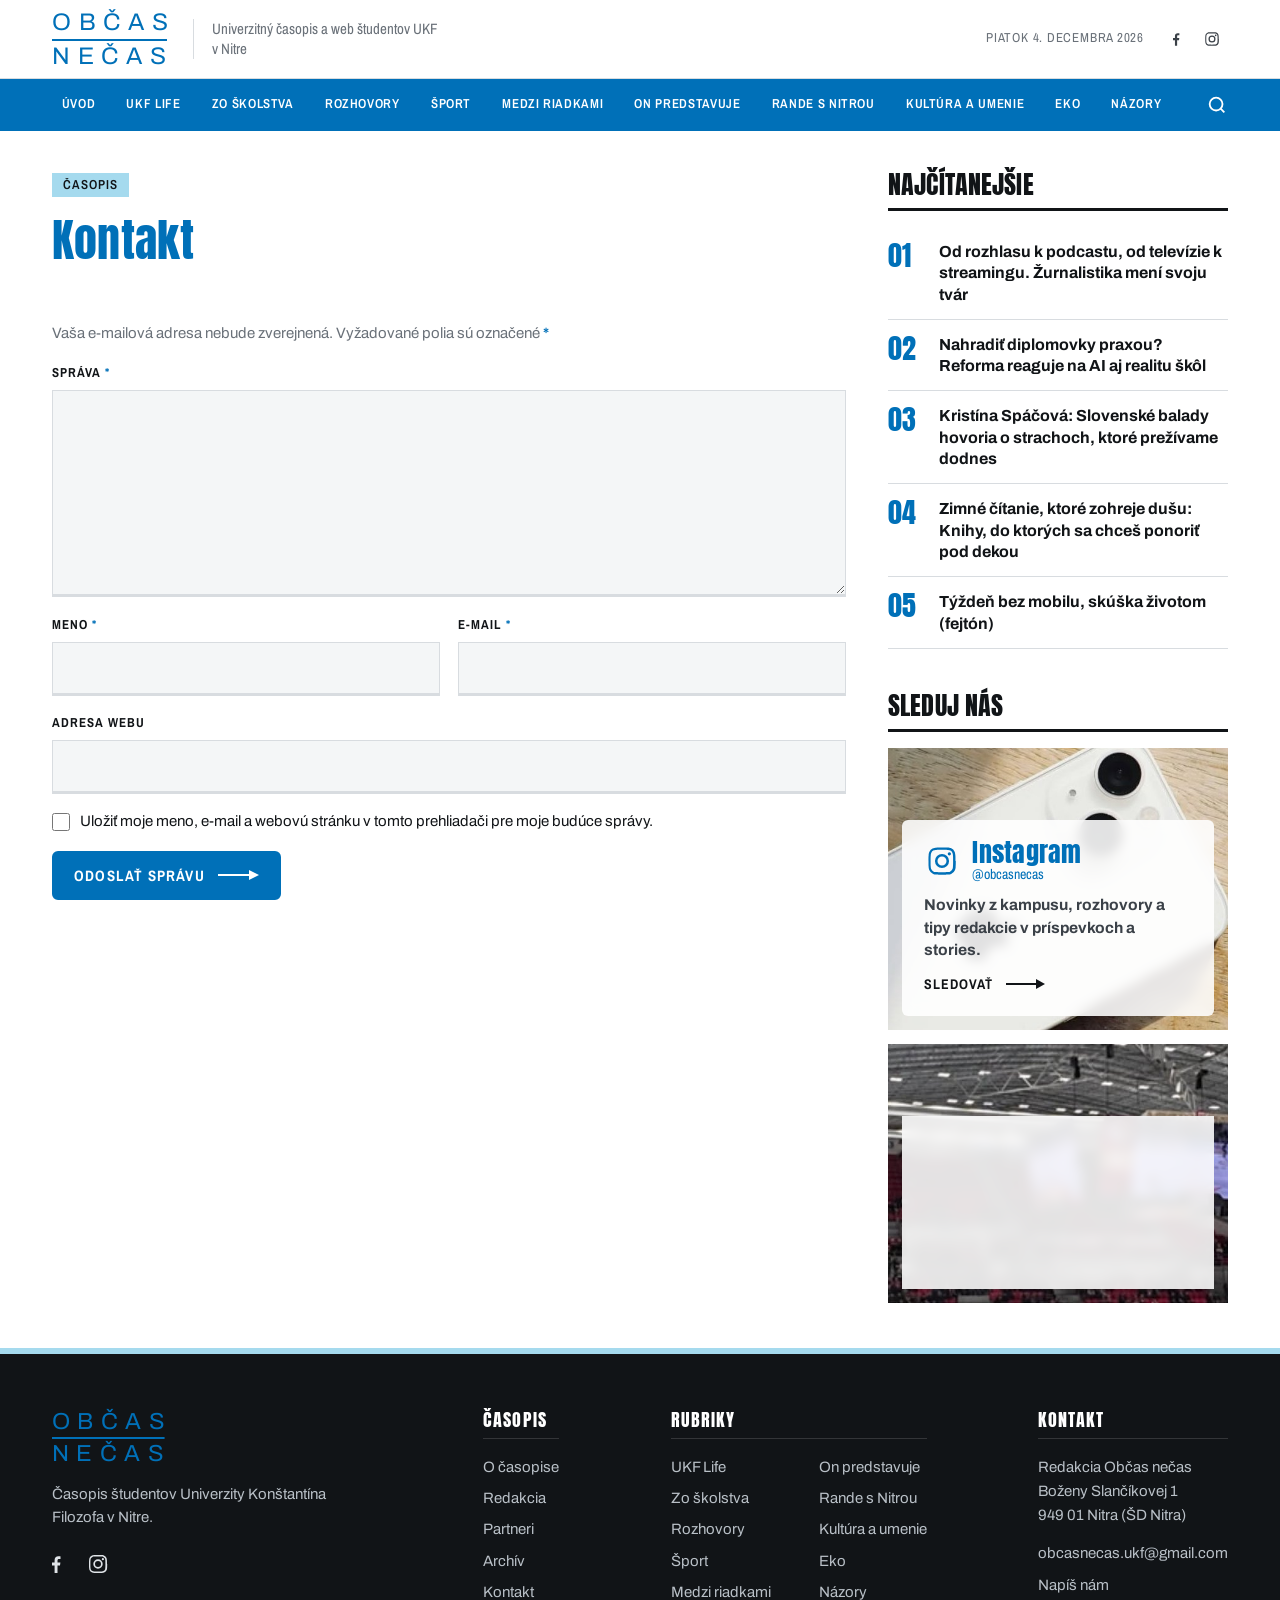
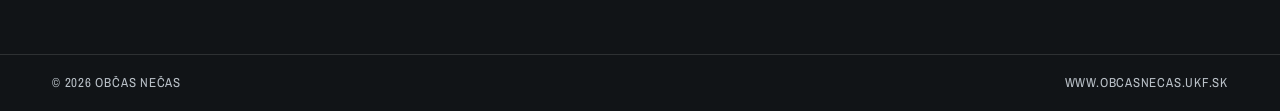
<file: kontakt.html>
<!DOCTYPE html>
<html lang="sk">
<head>
  <meta charset="UTF-8">
  <meta name="viewport" content="width=device-width, initial-scale=1.0">
  <title>Kontakt – Občas Nečas</title>
  <meta name="description" content="Občas Nečas – univerzitný časopis a web študentov Univerzity Konštantína Filozofa v Nitre.">
  <meta name="theme-color" content="#0070b8">

  <link rel="preconnect" href="https://fonts.googleapis.com">
  <link rel="preconnect" href="https://fonts.gstatic.com" crossorigin>
  <link href="https://fonts.googleapis.com/css2?family=Anton&family=Archivo+Narrow:wght@400;500;600;700&family=Archivo:ital,wght@0,400;0,600;0,700;0,800;1,400;1,700&display=swap" rel="stylesheet">
  <link rel="stylesheet" href="css/main.css">
</head>
<body>

<!-- Ikony (SVG sprite) -->
<svg width="0" height="0" style="position:absolute" aria-hidden="true">
  <symbol id="i-fb" viewBox="0 0 24 24"><path d="M13.5 21v-7.5h2.5l.4-3h-2.9V8.6c0-.9.3-1.5 1.5-1.5h1.5V4.4c-.3 0-1.2-.1-2.2-.1-2.2 0-3.7 1.3-3.7 3.8v2.4H8v3h2.6V21h2.9z"/></symbol>
  <symbol id="i-ig" viewBox="0 0 24 24"><path d="M12 7.3A4.7 4.7 0 1 0 12 16.7 4.7 4.7 0 0 0 12 7.3zm0 7.7a3 3 0 1 1 0-6 3 3 0 0 1 0 6zm4.9-8.9a1.1 1.1 0 1 1 0 2.2 1.1 1.1 0 0 1 0-2.2zM21 12c0-2.5 0-2.8-.1-3.8-.1-1-.2-1.6-.4-2.2a4.6 4.6 0 0 0-2.6-2.6c-.6-.2-1.2-.4-2.2-.4C14.8 3 14.5 3 12 3s-2.8 0-3.8.1c-1 0-1.6.2-2.2.4A4.6 4.6 0 0 0 3.5 6c-.2.6-.4 1.2-.4 2.2C3 9.2 3 9.5 3 12s0 2.8.1 3.8c0 1 .2 1.6.4 2.2a4.6 4.6 0 0 0 2.6 2.6c.6.2 1.2.4 2.2.4 1 .1 1.3.1 3.8.1s2.8 0 3.8-.1c1 0 1.6-.2 2.2-.4a4.6 4.6 0 0 0 2.6-2.6c.2-.6.4-1.2.4-2.2.1-1 .1-1.3.1-3.8zm-1.7 3.7c0 .9-.2 1.4-.3 1.7a2.9 2.9 0 0 1-1.7 1.7c-.3.1-.8.3-1.7.3-1 .1-1.3.1-3.7.1s-2.7 0-3.7-.1c-.9 0-1.4-.2-1.7-.3a2.9 2.9 0 0 1-1.7-1.7c-.1-.3-.3-.8-.3-1.7-.1-1-.1-1.3-.1-3.7s0-2.7.1-3.7c0-.9.2-1.4.3-1.7a2.9 2.9 0 0 1 1.7-1.7c.3-.1.8-.3 1.7-.3 1-.1 1.3-.1 3.7-.1s2.7 0 3.7.1c.9 0 1.4.2 1.7.3a2.9 2.9 0 0 1 1.7 1.7c.1.3.3.8.3 1.7.1 1 .1 1.3.1 3.7s0 2.7-.1 3.7z"/></symbol>
  <symbol id="i-sp" viewBox="0 0 24 24"><path d="M12 3a9 9 0 1 0 0 18 9 9 0 0 0 0-18zm4.1 13a.6.6 0 0 1-.8.2c-2.3-1.4-5.1-1.7-8.5-.9a.6.6 0 1 1-.3-1.1c3.7-.8 6.8-.5 9.4 1a.6.6 0 0 1 .2.8zm1.1-2.4a.7.7 0 0 1-1 .2c-2.6-1.6-6.5-2-9.6-1.1a.7.7 0 1 1-.4-1.4c3.5-1 7.8-.5 10.8 1.3.3.2.4.7.2 1zm.1-2.5C14.2 9.3 9.1 9.1 6.1 10a.8.8 0 1 1-.5-1.6c3.4-1 9-.8 12.6 1.3a.8.8 0 0 1-.9 1.4z"/></symbol>
  <symbol id="i-menu" viewBox="0 0 24 24"><path d="M3 6h18M3 12h18M3 18h18"/></symbol>
  <symbol id="i-search" viewBox="0 0 24 24"><circle cx="11" cy="11" r="7"/><path d="m20 20-4-4"/></symbol>
  <symbol id="i-close" viewBox="0 0 24 24"><path d="M6 6l12 12M18 6 6 18"/></symbol>
  <!-- ON logo: modré ON s rohovými linkami -->
  <symbol id="on-logo" viewBox="0 0 100 100">
    <path d="M10 10H64M10 10V40M90 90H36M90 90V60" fill="none" stroke="#0070b8" stroke-width="5"/>
    <text x="50" y="69" text-anchor="middle" fill="#0070b8" font-family="Archivo, Arial, sans-serif" font-weight="700" font-size="46" letter-spacing="-2">ON</text>
  </symbol>
</svg>

<a class="skip-link" href="#obsah">Preskočiť na obsah</a>

<!-- ============ HLAVIČKA ============ -->
<header>
  <div class="masthead">
    <div class="container">
      <a class="brand" href="index.html" aria-label="Občas Nečas – úvod">
        <span class="wordmark"><span>Občas</span><span>Nečas</span></span>
        <span class="brand__tagline">Univerzitný časopis a web študentov UKF v&nbsp;Nitre</span>
      </a>
      <div class="masthead__aside">
        <span class="masthead__date" id="dnes">pondelok, 5. októbra 2026</span>
        <ul class="social">
          <li><a href="https://www.facebook.com/ObcasNecas/" target="_blank" rel="noopener" aria-label="Facebook"><svg><use href="#i-fb"/></svg></a></li>
          <li><a href="https://www.instagram.com/ObcasNecas/" target="_blank" rel="noopener" aria-label="Instagram"><svg><use href="#i-ig"/></svg></a></li>
        </ul>
      </div>
    </div>
  </div>

  <nav class="nav" aria-label="Rubriky">
    <div class="container">
      <button class="nav__toggle" type="button" aria-expanded="false" aria-controls="menu">
        <svg aria-hidden="true"><use href="#i-menu"/></svg> Rubriky
      </button>
      <ul class="nav__menu" id="menu">
        <li><a href="index.html">Úvod</a></li>
        <li><a href="rubrika.html?r=ukf-life">UKF Life</a></li>
        <li><a href="rubrika.html?r=zo-skolstva">Zo školstva</a></li>
        <li><a href="rubrika.html?r=rozhovory">Rozhovory</a></li>
        <li><a href="rubrika.html?r=sport">Šport</a></li>
        <li><a href="rubrika.html?r=medzi-riadkami">Medzi riadkami</a></li>
        <li><a href="rubrika.html?r=on-predstavuje">ON predstavuje</a></li>
        <li><a href="rubrika.html?r=rande-s-nitrou">Rande s Nitrou</a></li>
        <li><a href="rubrika.html?r=kultura-a-umenie">Kultúra a umenie</a></li>
        <li><a href="rubrika.html?r=eko">EKO</a></li>
        <li><a href="rubrika.html?r=nazory">Názory</a></li>
      </ul>
      <button class="nav__search-toggle" type="button" aria-label="Vyhľadať" aria-expanded="false" aria-controls="nav-search">
        <svg class="icon-search" aria-hidden="true"><use href="#i-search"/></svg>
        <svg class="icon-close" aria-hidden="true"><use href="#i-close"/></svg>
      </button>

      <!-- vyhľadávanie — len vizuálny návrh, nič nevyhľadáva -->
      <div class="nav-search" id="nav-search" hidden>
        <form class="nav-search__form" role="search" action="#">
          <label class="sr-only" for="nav-search-input">Vyhľadať článok</label>
          <input id="nav-search-input" type="search" placeholder="Vyhľadať článok" autocomplete="off">
          <button type="submit" aria-label="Hľadať"><svg aria-hidden="true"><use href="#i-search"/></svg></button>
        </form>
      </div>
    </div>
  </nav>
</header>

<main id="obsah">
  <div class="container split article-layout">
    <article class="article">
      <header class="article-head">
        <span class="tab">Časopis</span>
        <h1>Kontakt</h1>
      </header>

      <form class="form form--page" id="formular" action="#" method="post">
        <p class="form__note">Vaša e-mailová adresa nebude zverejnená. Vyžadované polia sú označené <span class="form__req">*</span></p>

        <div class="form__field">
          <label for="f-sprava">Správa <span class="form__req">*</span></label>
          <textarea id="f-sprava" name="sprava" rows="7" required></textarea>
        </div>

        <div class="form__row">
          <div class="form__field">
            <label for="f-meno">Meno <span class="form__req">*</span></label>
            <input id="f-meno" name="meno" type="text" autocomplete="name" required>
          </div>
          <div class="form__field">
            <label for="f-email">E-mail <span class="form__req">*</span></label>
            <input id="f-email" name="email" type="email" autocomplete="email" required>
          </div>
        </div>

        <div class="form__field">
          <label for="f-web">Adresa webu</label>
          <input id="f-web" name="web" type="url" autocomplete="url">
        </div>

        <label class="form__check">
          <input type="checkbox" name="ulozit">
          <span>Uložiť moje meno, e-mail a webovú stránku v tomto prehliadači pre moje budúce správy.</span>
        </label>

        <button class="btn btn--solid" type="submit">Odoslať správu <span class="arrow" aria-hidden="true"></span></button>
      </form>
    </article>

    <aside class="article-aside" aria-label="Bočný panel">
      <section class="widget">
        <h2 class="widget__title">Najčítanejšie</h2>
        <ol class="popular">
          <li><a href="clanok.html">Od rozhlasu k podcastu, od televízie k streamingu. Žurnalistika mení svoju tvár</a></li>
          <li><a href="clanok.html">Nahradiť diplomovky praxou? Reforma reaguje na AI aj realitu škôl</a></li>
          <li><a href="clanok.html">Kristína Spáčová: Slovenské balady hovoria o strachoch, ktoré prežívame dodnes</a></li>
          <li><a href="clanok.html">Zimné čítanie, ktoré zohreje dušu: Knihy, do ktorých sa chceš ponoriť pod dekou</a></li>
          <li><a href="clanok.html">Týždeň bez mobilu, skúška životom (fejtón)</a></li>
        </ol>
      </section>

      <section class="widget" aria-labelledby="h-sledujte">
        <h2 class="widget__title" id="h-sledujte">Sleduj nás</h2>

        <!-- Instagram — v štýle IG príspevku: fotka + priesvitný panel -->
        <a class="social-box social-box--ig" href="https://www.instagram.com/ObcasNecas/" target="_blank" rel="noopener">
          <img class="social-box__bg" src="img/instagram/ig-box.jpg" alt="" loading="lazy">
          <span class="social-box__panel">
            <span class="social-box__head">
              <svg aria-hidden="true"><use href="#i-ig"/></svg>
              <span><strong>Instagram</strong>@obcasnecas</span>
            </span>
            <span class="social-box__text">Novinky z kampusu, rozhovory a tipy redakcie v príspevkoch a stories.</span>
            <span class="social-box__cta">Sledovať <span class="arrow" aria-hidden="true"></span></span>
          </span>
        </a>

        <!-- Facebook — rovnaký štýl: fotka + priesvitný panel -->
        <a class="social-box social-box--fb" href="https://www.facebook.com/ObcasNecas/" target="_blank" rel="noopener">
          <img class="social-box__bg" src="img/instagram/fb-box.jpg" alt="" loading="lazy">
          <span class="social-box__panel">
            <span class="social-box__head">
              <svg aria-hidden="true"><use href="#i-fb"/></svg>
              <span><strong>Facebook</strong>Občas Nečas</span>
            </span>
            <span class="social-box__text">Nové články, podujatia na UKF a diskusie s čitateľmi.</span>
            <span class="social-box__cta">Sledovať <span class="arrow" aria-hidden="true"></span></span>
          </span>
        </a>
      </section>
    </aside>
  </div>
</main>

<!-- ============ PÄTIČKA ============ -->
<footer class="footer">
  <div class="container footer__top">
    <div class="footer__brand">
      <a class="wordmark" href="index.html"><span>Občas</span><span>Nečas</span></a>
      <p>Časopis študentov Univerzity Konštantína Filozofa v&nbsp;Nitre.</p>
      <div class="footer__social">
        <a href="https://www.facebook.com/ObcasNecas/" target="_blank" rel="noopener" aria-label="Facebook"><svg aria-hidden="true"><use href="#i-fb"/></svg></a>
        <a href="https://www.instagram.com/ObcasNecas/" target="_blank" rel="noopener" aria-label="Instagram"><svg aria-hidden="true"><use href="#i-ig"/></svg></a>
      </div>
    </div>

    <nav class="footer__nav" aria-label="Pätička">
      <div>
        <h3>Časopis</h3>
        <ul class="footer__links">
          <li><a href="o-casopise.html">O časopise</a></li>
          <li><a href="redakcia.html">Redakcia</a></li>
          <li><a href="partneri.html">Partneri</a></li>
          <li><a href="archiv.html">Archív</a></li>
          <li><a href="kontakt.html">Kontakt</a></li>
        </ul>
      </div>
      <div>
        <h3>Rubriky</h3>
        <ul class="footer__links footer__links--cols">
          <li><a href="rubrika.html?r=ukf-life">UKF Life</a></li>
          <li><a href="rubrika.html?r=zo-skolstva">Zo školstva</a></li>
          <li><a href="rubrika.html?r=rozhovory">Rozhovory</a></li>
          <li><a href="rubrika.html?r=sport">Šport</a></li>
          <li><a href="rubrika.html?r=medzi-riadkami">Medzi riadkami</a></li>
          <li><a href="rubrika.html?r=on-predstavuje">On predstavuje</a></li>
          <li><a href="rubrika.html?r=rande-s-nitrou">Rande s Nitrou</a></li>
          <li><a href="rubrika.html?r=kultura-a-umenie">Kultúra a umenie</a></li>
          <li><a href="rubrika.html?r=eko">Eko</a></li>
          <li><a href="rubrika.html?r=nazory">Názory</a></li>
        </ul>
      </div>
    </nav>

    <div class="footer__contact">
      <h3>Kontakt</h3>
      <address>
        Redakcia Občas nečas<br>
        Boženy Slančíkovej 1<br>
        949 01 Nitra (ŠD Nitra)
      </address>
      <ul class="footer__links">
        <li><a href="mailto:obcasnecas.ukf@gmail.com">obcasnecas.ukf@gmail.com</a></li>
        <li><a href="kontakt.html">Napíš nám</a></li>
      </ul>
    </div>
  </div>

  <!-- folio — ako pätička strany v tlači -->
  <div class="folio">
    <div class="container">
      <span>© 2026 Občas Nečas</span>
      <a href="https://www.obcasnecas.ukf.sk">www.obcasnecas.ukf.sk</a>
    </div>
  </div>
</footer>

<script>
  // mobilné menu
  const nav = document.querySelector('.nav');
  const toggle = nav.querySelector('.nav__toggle');
  toggle.addEventListener('click', () => {
    const open = nav.classList.toggle('is-open');
    toggle.setAttribute('aria-expanded', open);
  });

  // vyhľadávací panel (len vizuál)
  const searchBtn = nav.querySelector('.nav__search-toggle');
  const searchBox = document.getElementById('nav-search');
  const setSearch = open => {
    searchBox.hidden = !open;
    searchBtn.setAttribute('aria-expanded', open);
    searchBtn.setAttribute('aria-label', open ? 'Zavrieť vyhľadávanie' : 'Vyhľadať');
    if (open) searchBox.querySelector('input').focus();
  };
  searchBtn.addEventListener('click', () => setSearch(searchBox.hidden));
  searchBox.querySelector('form').addEventListener('submit', e => e.preventDefault());
  document.addEventListener('keydown', e => { if (e.key === 'Escape' && !searchBox.hidden) { setSearch(false); searchBtn.focus(); } });
  document.addEventListener('click', e => { if (!searchBox.hidden && !searchBox.contains(e.target) && !searchBtn.contains(e.target)) setSearch(false); });


  // dnešný dátum
  document.getElementById('dnes').textContent =
    new Date().toLocaleDateString('sk-SK', { weekday: 'long', day: 'numeric', month: 'long', year: 'numeric' });
</script>
</body>
</html>
</file>
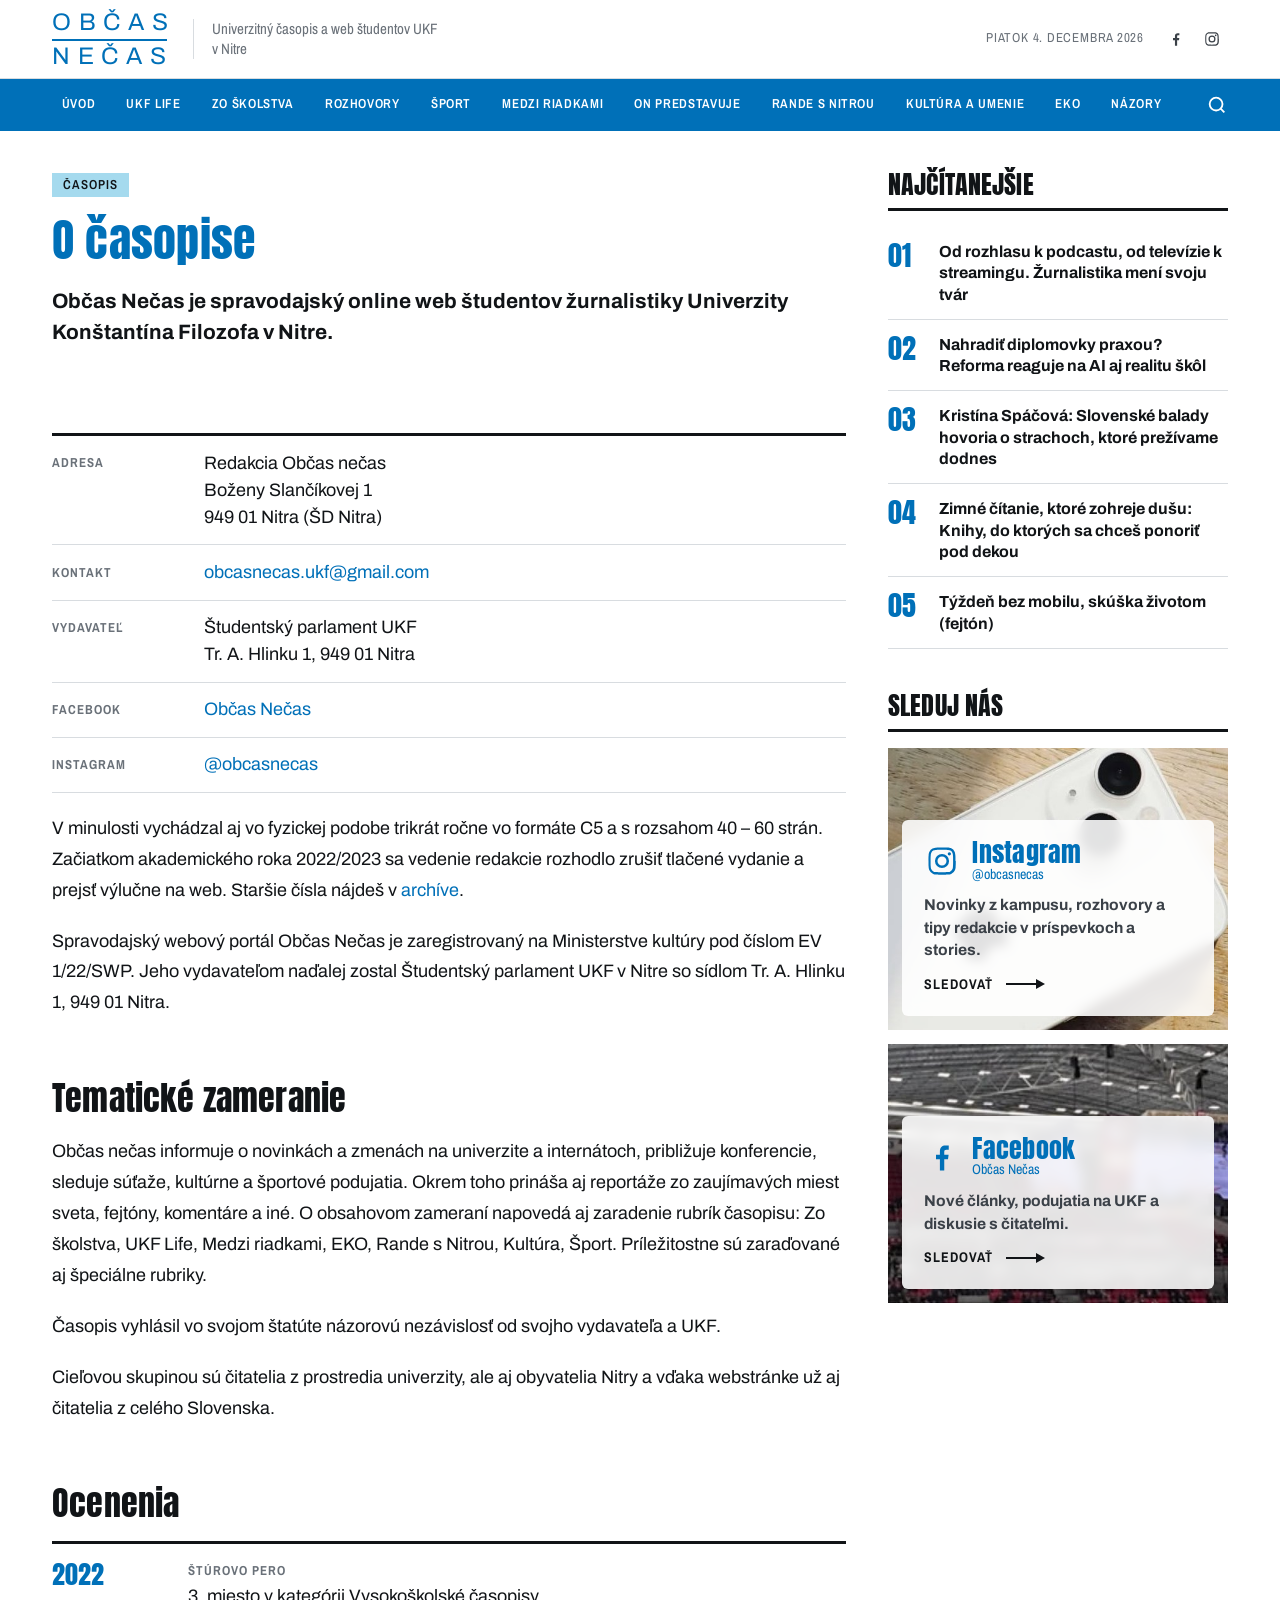
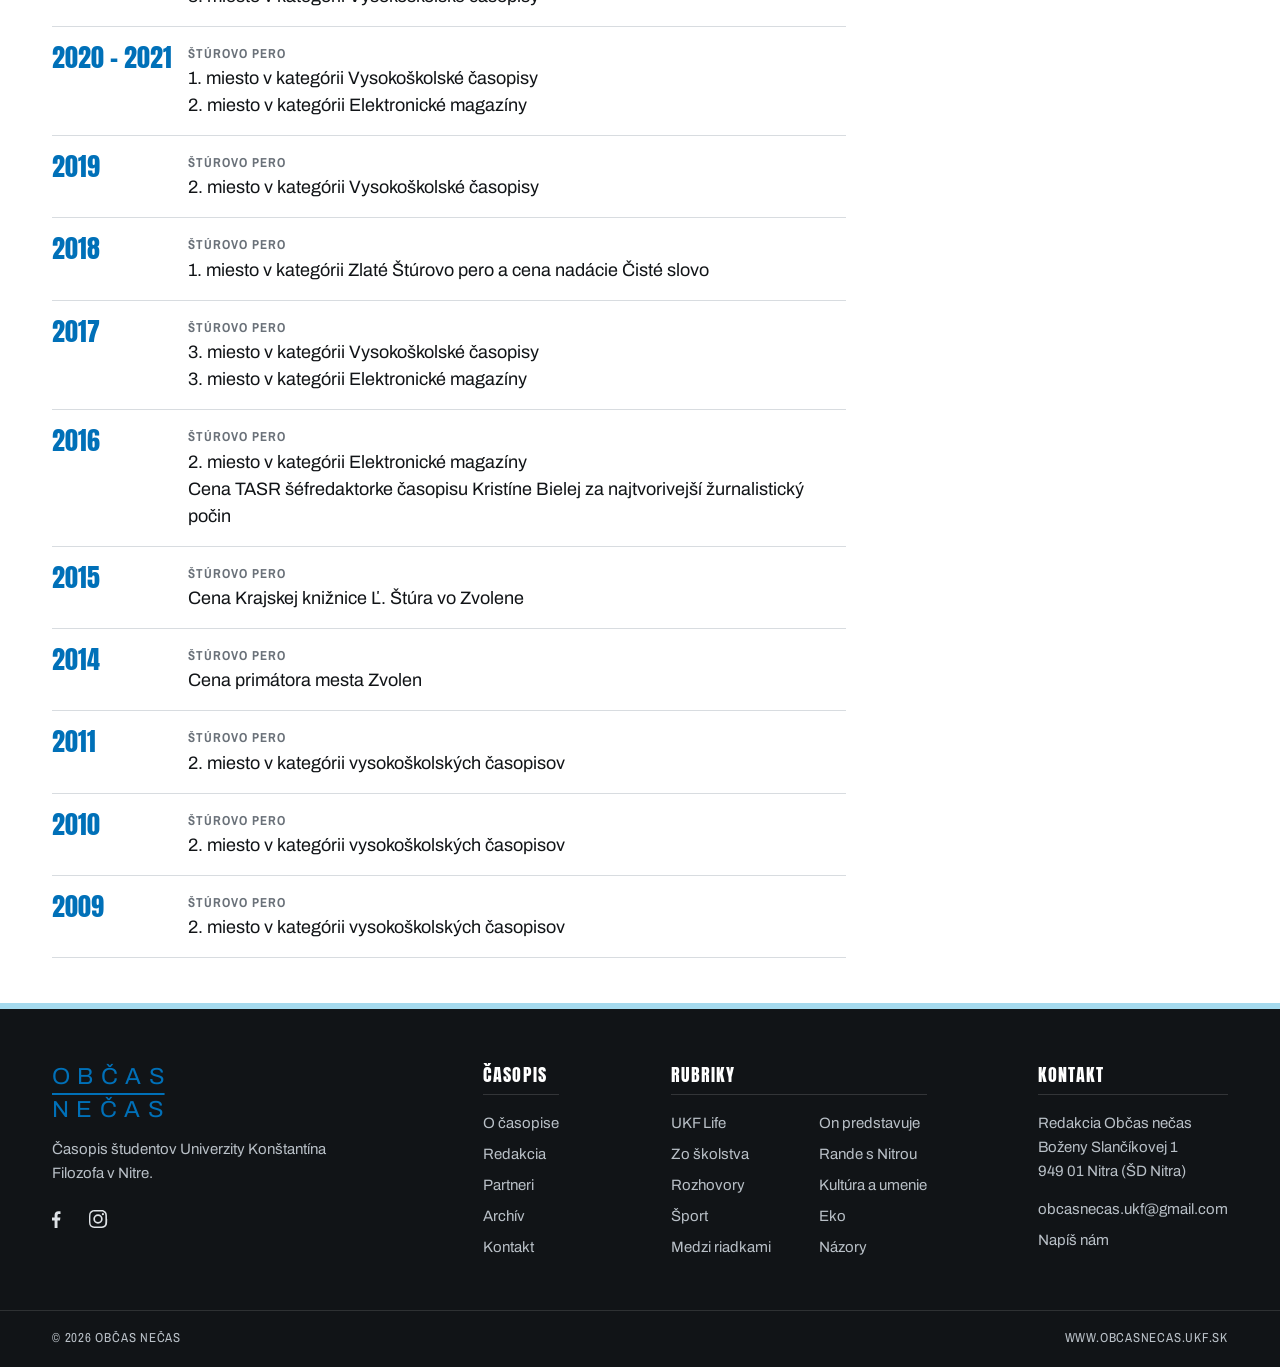
<file: o-casopise.html>
<!DOCTYPE html>
<html lang="sk">
<head>
  <meta charset="UTF-8">
  <meta name="viewport" content="width=device-width, initial-scale=1.0">
  <title>O časopise – Občas Nečas</title>
  <meta name="description" content="Občas Nečas – univerzitný časopis a web študentov Univerzity Konštantína Filozofa v Nitre.">
  <meta name="theme-color" content="#0070b8">

  <link rel="preconnect" href="https://fonts.googleapis.com">
  <link rel="preconnect" href="https://fonts.gstatic.com" crossorigin>
  <link href="https://fonts.googleapis.com/css2?family=Anton&family=Archivo+Narrow:wght@400;500;600;700&family=Archivo:ital,wght@0,400;0,600;0,700;0,800;1,400;1,700&display=swap" rel="stylesheet">
  <link rel="stylesheet" href="css/main.css">
</head>
<body>

<!-- Ikony (SVG sprite) -->
<svg width="0" height="0" style="position:absolute" aria-hidden="true">
  <symbol id="i-fb" viewBox="0 0 24 24"><path d="M13.5 21v-7.5h2.5l.4-3h-2.9V8.6c0-.9.3-1.5 1.5-1.5h1.5V4.4c-.3 0-1.2-.1-2.2-.1-2.2 0-3.7 1.3-3.7 3.8v2.4H8v3h2.6V21h2.9z"/></symbol>
  <symbol id="i-ig" viewBox="0 0 24 24"><path d="M12 7.3A4.7 4.7 0 1 0 12 16.7 4.7 4.7 0 0 0 12 7.3zm0 7.7a3 3 0 1 1 0-6 3 3 0 0 1 0 6zm4.9-8.9a1.1 1.1 0 1 1 0 2.2 1.1 1.1 0 0 1 0-2.2zM21 12c0-2.5 0-2.8-.1-3.8-.1-1-.2-1.6-.4-2.2a4.6 4.6 0 0 0-2.6-2.6c-.6-.2-1.2-.4-2.2-.4C14.8 3 14.5 3 12 3s-2.8 0-3.8.1c-1 0-1.6.2-2.2.4A4.6 4.6 0 0 0 3.5 6c-.2.6-.4 1.2-.4 2.2C3 9.2 3 9.5 3 12s0 2.8.1 3.8c0 1 .2 1.6.4 2.2a4.6 4.6 0 0 0 2.6 2.6c.6.2 1.2.4 2.2.4 1 .1 1.3.1 3.8.1s2.8 0 3.8-.1c1 0 1.6-.2 2.2-.4a4.6 4.6 0 0 0 2.6-2.6c.2-.6.4-1.2.4-2.2.1-1 .1-1.3.1-3.8zm-1.7 3.7c0 .9-.2 1.4-.3 1.7a2.9 2.9 0 0 1-1.7 1.7c-.3.1-.8.3-1.7.3-1 .1-1.3.1-3.7.1s-2.7 0-3.7-.1c-.9 0-1.4-.2-1.7-.3a2.9 2.9 0 0 1-1.7-1.7c-.1-.3-.3-.8-.3-1.7-.1-1-.1-1.3-.1-3.7s0-2.7.1-3.7c0-.9.2-1.4.3-1.7a2.9 2.9 0 0 1 1.7-1.7c.3-.1.8-.3 1.7-.3 1-.1 1.3-.1 3.7-.1s2.7 0 3.7.1c.9 0 1.4.2 1.7.3a2.9 2.9 0 0 1 1.7 1.7c.1.3.3.8.3 1.7.1 1 .1 1.3.1 3.7s0 2.7-.1 3.7z"/></symbol>
  <symbol id="i-sp" viewBox="0 0 24 24"><path d="M12 3a9 9 0 1 0 0 18 9 9 0 0 0 0-18zm4.1 13a.6.6 0 0 1-.8.2c-2.3-1.4-5.1-1.7-8.5-.9a.6.6 0 1 1-.3-1.1c3.7-.8 6.8-.5 9.4 1a.6.6 0 0 1 .2.8zm1.1-2.4a.7.7 0 0 1-1 .2c-2.6-1.6-6.5-2-9.6-1.1a.7.7 0 1 1-.4-1.4c3.5-1 7.8-.5 10.8 1.3.3.2.4.7.2 1zm.1-2.5C14.2 9.3 9.1 9.1 6.1 10a.8.8 0 1 1-.5-1.6c3.4-1 9-.8 12.6 1.3a.8.8 0 0 1-.9 1.4z"/></symbol>
  <symbol id="i-menu" viewBox="0 0 24 24"><path d="M3 6h18M3 12h18M3 18h18"/></symbol>
  <symbol id="i-search" viewBox="0 0 24 24"><circle cx="11" cy="11" r="7"/><path d="m20 20-4-4"/></symbol>
  <symbol id="i-close" viewBox="0 0 24 24"><path d="M6 6l12 12M18 6 6 18"/></symbol>
  <!-- ON logo: modré ON s rohovými linkami -->
  <symbol id="on-logo" viewBox="0 0 100 100">
    <path d="M10 10H64M10 10V40M90 90H36M90 90V60" fill="none" stroke="#0070b8" stroke-width="5"/>
    <text x="50" y="69" text-anchor="middle" fill="#0070b8" font-family="Archivo, Arial, sans-serif" font-weight="700" font-size="46" letter-spacing="-2">ON</text>
  </symbol>
</svg>

<a class="skip-link" href="#obsah">Preskočiť na obsah</a>

<!-- ============ HLAVIČKA ============ -->
<header>
  <div class="masthead">
    <div class="container">
      <a class="brand" href="index.html" aria-label="Občas Nečas – úvod">
        <span class="wordmark"><span>Občas</span><span>Nečas</span></span>
        <span class="brand__tagline">Univerzitný časopis a web študentov UKF v&nbsp;Nitre</span>
      </a>
      <div class="masthead__aside">
        <span class="masthead__date" id="dnes">pondelok, 5. októbra 2026</span>
        <ul class="social">
          <li><a href="https://www.facebook.com/ObcasNecas/" target="_blank" rel="noopener" aria-label="Facebook"><svg><use href="#i-fb"/></svg></a></li>
          <li><a href="https://www.instagram.com/ObcasNecas/" target="_blank" rel="noopener" aria-label="Instagram"><svg><use href="#i-ig"/></svg></a></li>
        </ul>
      </div>
    </div>
  </div>

  <nav class="nav" aria-label="Rubriky">
    <div class="container">
      <button class="nav__toggle" type="button" aria-expanded="false" aria-controls="menu">
        <svg aria-hidden="true"><use href="#i-menu"/></svg> Rubriky
      </button>
      <ul class="nav__menu" id="menu">
        <li><a href="index.html">Úvod</a></li>
        <li><a href="rubrika.html?r=ukf-life">UKF Life</a></li>
        <li><a href="rubrika.html?r=zo-skolstva">Zo školstva</a></li>
        <li><a href="rubrika.html?r=rozhovory">Rozhovory</a></li>
        <li><a href="rubrika.html?r=sport">Šport</a></li>
        <li><a href="rubrika.html?r=medzi-riadkami">Medzi riadkami</a></li>
        <li><a href="rubrika.html?r=on-predstavuje">ON predstavuje</a></li>
        <li><a href="rubrika.html?r=rande-s-nitrou">Rande s Nitrou</a></li>
        <li><a href="rubrika.html?r=kultura-a-umenie">Kultúra a umenie</a></li>
        <li><a href="rubrika.html?r=eko">EKO</a></li>
        <li><a href="rubrika.html?r=nazory">Názory</a></li>
      </ul>
      <button class="nav__search-toggle" type="button" aria-label="Vyhľadať" aria-expanded="false" aria-controls="nav-search">
        <svg class="icon-search" aria-hidden="true"><use href="#i-search"/></svg>
        <svg class="icon-close" aria-hidden="true"><use href="#i-close"/></svg>
      </button>

      <!-- vyhľadávanie — len vizuálny návrh, nič nevyhľadáva -->
      <div class="nav-search" id="nav-search" hidden>
        <form class="nav-search__form" role="search" action="#">
          <label class="sr-only" for="nav-search-input">Vyhľadať článok</label>
          <input id="nav-search-input" type="search" placeholder="Vyhľadať článok" autocomplete="off">
          <button type="submit" aria-label="Hľadať"><svg aria-hidden="true"><use href="#i-search"/></svg></button>
        </form>
      </div>
    </div>
  </nav>
</header>

<main id="obsah">
  <div class="container split article-layout">
    <article class="article">
      <header class="article-head">
        <span class="tab">Časopis</span>
        <h1>O časopise</h1>
        <p class="perex">Občas Nečas je spravodajský online web študentov žurnalistiky Univerzity Konštantína Filozofa v&nbsp;Nitre.</p>
      </header>

      <div class="prose prose--page">
        <dl class="info-list">
          <div><dt>Adresa</dt><dd>Redakcia Občas nečas<br>Boženy Slančíkovej 1<br>949 01 Nitra (ŠD Nitra)</dd></div>
          <div><dt>Kontakt</dt><dd><a href="mailto:obcasnecas.ukf@gmail.com">obcasnecas.ukf@gmail.com</a></dd></div>
          <div><dt>Vydavateľ</dt><dd>Študentský parlament UKF<br>Tr. A. Hlinku 1, 949 01 Nitra</dd></div>
          <div><dt>Facebook</dt><dd><a href="https://www.facebook.com/ObcasNecas/" target="_blank" rel="noopener">Občas Nečas</a></dd></div>
          <div><dt>Instagram</dt><dd><a href="https://www.instagram.com/ObcasNecas/" target="_blank" rel="noopener">@obcasnecas</a></dd></div>
        </dl>

        <p>V minulosti vychádzal aj vo fyzickej podobe trikrát ročne vo formáte C5 a s rozsahom 40 – 60 strán. Začiatkom akademického roka 2022/2023 sa vedenie redakcie rozhodlo zrušiť tlačené vydanie a prejsť výlučne na web. Staršie čísla nájdeš v <a href="archiv.html">archíve</a>.</p>
        <p>Spravodajský webový portál Občas Nečas je zaregistrovaný na Ministerstve kultúry pod číslom EV 1/22/SWP. Jeho vydavateľom naďalej zostal Študentský parlament UKF v Nitre so sídlom Tr. A. Hlinku 1, 949 01 Nitra.</p>

        <h2>Tematické zameranie</h2>
        <p>Občas nečas informuje o novinkách a zmenách na univerzite a internátoch, približuje konferencie, sleduje súťaže, kultúrne a športové podujatia. Okrem toho prináša aj reportáže zo zaujímavých miest sveta, fejtóny, komentáre a iné. O obsahovom zameraní napovedá aj zaradenie rubrík časopisu: Zo školstva, UKF Life, Medzi riadkami, EKO, Rande s Nitrou, Kultúra, Šport. Príležitostne sú zaraďované aj špeciálne rubriky.</p>
        <p>Časopis vyhlásil vo svojom štatúte názorovú nezávislosť od svojho vydavateľa a UKF.</p>
        <p>Cieľovou skupinou sú čitatelia z prostredia univerzity, ale aj obyvatelia Nitry a vďaka webstránke už aj čitatelia z celého Slovenska.</p>

        <h2>Ocenenia</h2>
        <ol class="awards">
          <li>
            <span class="awards__year">2022</span>
            <div><strong>Štúrovo pero</strong><ul><li>3. miesto v kategórii Vysokoškolské časopisy</li></ul></div>
          </li>
          <li>
            <span class="awards__year">2020 – 2021</span>
            <div><strong>Štúrovo pero</strong><ul><li>1. miesto v kategórii Vysokoškolské časopisy</li><li>2. miesto v kategórii Elektronické magazíny</li></ul></div>
          </li>
          <li>
            <span class="awards__year">2019</span>
            <div><strong>Štúrovo pero</strong><ul><li>2. miesto v kategórii Vysokoškolské časopisy</li></ul></div>
          </li>
          <li>
            <span class="awards__year">2018</span>
            <div><strong>Štúrovo pero</strong><ul><li>1. miesto v kategórii Zlaté Štúrovo pero a cena nadácie Čisté slovo</li></ul></div>
          </li>
          <li>
            <span class="awards__year">2017</span>
            <div><strong>Štúrovo pero</strong><ul><li>3. miesto v kategórii Vysokoškolské časopisy</li><li>3. miesto v kategórii Elektronické magazíny</li></ul></div>
          </li>
          <li>
            <span class="awards__year">2016</span>
            <div><strong>Štúrovo pero</strong><ul><li>2. miesto v kategórii Elektronické magazíny</li><li>Cena TASR šéfredaktorke časopisu Kristíne Bielej za najtvorivejší žurnalistický počin</li></ul></div>
          </li>
          <li>
            <span class="awards__year">2015</span>
            <div><strong>Štúrovo pero</strong><ul><li>Cena Krajskej knižnice Ľ. Štúra vo Zvolene</li></ul></div>
          </li>
          <li>
            <span class="awards__year">2014</span>
            <div><strong>Štúrovo pero</strong><ul><li>Cena primátora mesta Zvolen</li></ul></div>
          </li>
          <li>
            <span class="awards__year">2011</span>
            <div><strong>Štúrovo pero</strong><ul><li>2. miesto v kategórii vysokoškolských časopisov</li></ul></div>
          </li>
          <li>
            <span class="awards__year">2010</span>
            <div><strong>Štúrovo pero</strong><ul><li>2. miesto v kategórii vysokoškolských časopisov</li></ul></div>
          </li>
          <li>
            <span class="awards__year">2009</span>
            <div><strong>Štúrovo pero</strong><ul><li>2. miesto v kategórii vysokoškolských časopisov</li></ul></div>
          </li>
        </ol>
      </div>
    </article>

    <aside class="article-aside" aria-label="Bočný panel">
      <section class="widget">
        <h2 class="widget__title">Najčítanejšie</h2>
        <ol class="popular">
          <li><a href="clanok.html">Od rozhlasu k podcastu, od televízie k streamingu. Žurnalistika mení svoju tvár</a></li>
          <li><a href="clanok.html">Nahradiť diplomovky praxou? Reforma reaguje na AI aj realitu škôl</a></li>
          <li><a href="clanok.html">Kristína Spáčová: Slovenské balady hovoria o strachoch, ktoré prežívame dodnes</a></li>
          <li><a href="clanok.html">Zimné čítanie, ktoré zohreje dušu: Knihy, do ktorých sa chceš ponoriť pod dekou</a></li>
          <li><a href="clanok.html">Týždeň bez mobilu, skúška životom (fejtón)</a></li>
        </ol>
      </section>

      <section class="widget" aria-labelledby="h-sledujte">
        <h2 class="widget__title" id="h-sledujte">Sleduj nás</h2>

        <!-- Instagram — v štýle IG príspevku: fotka + priesvitný panel -->
        <a class="social-box social-box--ig" href="https://www.instagram.com/ObcasNecas/" target="_blank" rel="noopener">
          <img class="social-box__bg" src="img/instagram/ig-box.jpg" alt="" loading="lazy">
          <span class="social-box__panel">
            <span class="social-box__head">
              <svg aria-hidden="true"><use href="#i-ig"/></svg>
              <span><strong>Instagram</strong>@obcasnecas</span>
            </span>
            <span class="social-box__text">Novinky z kampusu, rozhovory a tipy redakcie v príspevkoch a stories.</span>
            <span class="social-box__cta">Sledovať <span class="arrow" aria-hidden="true"></span></span>
          </span>
        </a>

        <!-- Facebook — rovnaký štýl: fotka + priesvitný panel -->
        <a class="social-box social-box--fb" href="https://www.facebook.com/ObcasNecas/" target="_blank" rel="noopener">
          <img class="social-box__bg" src="img/instagram/fb-box.jpg" alt="" loading="lazy">
          <span class="social-box__panel">
            <span class="social-box__head">
              <svg aria-hidden="true"><use href="#i-fb"/></svg>
              <span><strong>Facebook</strong>Občas Nečas</span>
            </span>
            <span class="social-box__text">Nové články, podujatia na UKF a diskusie s čitateľmi.</span>
            <span class="social-box__cta">Sledovať <span class="arrow" aria-hidden="true"></span></span>
          </span>
        </a>
      </section>
    </aside>
  </div>
</main>

<!-- ============ PÄTIČKA ============ -->
<footer class="footer">
  <div class="container footer__top">
    <div class="footer__brand">
      <a class="wordmark" href="index.html"><span>Občas</span><span>Nečas</span></a>
      <p>Časopis študentov Univerzity Konštantína Filozofa v&nbsp;Nitre.</p>
      <div class="footer__social">
        <a href="https://www.facebook.com/ObcasNecas/" target="_blank" rel="noopener" aria-label="Facebook"><svg aria-hidden="true"><use href="#i-fb"/></svg></a>
        <a href="https://www.instagram.com/ObcasNecas/" target="_blank" rel="noopener" aria-label="Instagram"><svg aria-hidden="true"><use href="#i-ig"/></svg></a>
      </div>
    </div>

    <nav class="footer__nav" aria-label="Pätička">
      <div>
        <h3>Časopis</h3>
        <ul class="footer__links">
          <li><a href="o-casopise.html">O časopise</a></li>
          <li><a href="redakcia.html">Redakcia</a></li>
          <li><a href="partneri.html">Partneri</a></li>
          <li><a href="archiv.html">Archív</a></li>
          <li><a href="kontakt.html">Kontakt</a></li>
        </ul>
      </div>
      <div>
        <h3>Rubriky</h3>
        <ul class="footer__links footer__links--cols">
          <li><a href="rubrika.html?r=ukf-life">UKF Life</a></li>
          <li><a href="rubrika.html?r=zo-skolstva">Zo školstva</a></li>
          <li><a href="rubrika.html?r=rozhovory">Rozhovory</a></li>
          <li><a href="rubrika.html?r=sport">Šport</a></li>
          <li><a href="rubrika.html?r=medzi-riadkami">Medzi riadkami</a></li>
          <li><a href="rubrika.html?r=on-predstavuje">On predstavuje</a></li>
          <li><a href="rubrika.html?r=rande-s-nitrou">Rande s Nitrou</a></li>
          <li><a href="rubrika.html?r=kultura-a-umenie">Kultúra a umenie</a></li>
          <li><a href="rubrika.html?r=eko">Eko</a></li>
          <li><a href="rubrika.html?r=nazory">Názory</a></li>
        </ul>
      </div>
    </nav>

    <div class="footer__contact">
      <h3>Kontakt</h3>
      <address>
        Redakcia Občas nečas<br>
        Boženy Slančíkovej 1<br>
        949 01 Nitra (ŠD Nitra)
      </address>
      <ul class="footer__links">
        <li><a href="mailto:obcasnecas.ukf@gmail.com">obcasnecas.ukf@gmail.com</a></li>
        <li><a href="kontakt.html">Napíš nám</a></li>
      </ul>
    </div>
  </div>

  <!-- folio — ako pätička strany v tlači -->
  <div class="folio">
    <div class="container">
      <span>© 2026 Občas Nečas</span>
      <a href="https://www.obcasnecas.ukf.sk">www.obcasnecas.ukf.sk</a>
    </div>
  </div>
</footer>

<script>
  // mobilné menu
  const nav = document.querySelector('.nav');
  const toggle = nav.querySelector('.nav__toggle');
  toggle.addEventListener('click', () => {
    const open = nav.classList.toggle('is-open');
    toggle.setAttribute('aria-expanded', open);
  });

  // vyhľadávací panel (len vizuál)
  const searchBtn = nav.querySelector('.nav__search-toggle');
  const searchBox = document.getElementById('nav-search');
  const setSearch = open => {
    searchBox.hidden = !open;
    searchBtn.setAttribute('aria-expanded', open);
    searchBtn.setAttribute('aria-label', open ? 'Zavrieť vyhľadávanie' : 'Vyhľadať');
    if (open) searchBox.querySelector('input').focus();
  };
  searchBtn.addEventListener('click', () => setSearch(searchBox.hidden));
  searchBox.querySelector('form').addEventListener('submit', e => e.preventDefault());
  document.addEventListener('keydown', e => { if (e.key === 'Escape' && !searchBox.hidden) { setSearch(false); searchBtn.focus(); } });
  document.addEventListener('click', e => { if (!searchBox.hidden && !searchBox.contains(e.target) && !searchBtn.contains(e.target)) setSearch(false); });


  // dnešný dátum
  document.getElementById('dnes').textContent =
    new Date().toLocaleDateString('sk-SK', { weekday: 'long', day: 'numeric', month: 'long', year: 'numeric' });
</script>
</body>
</html>
</file>
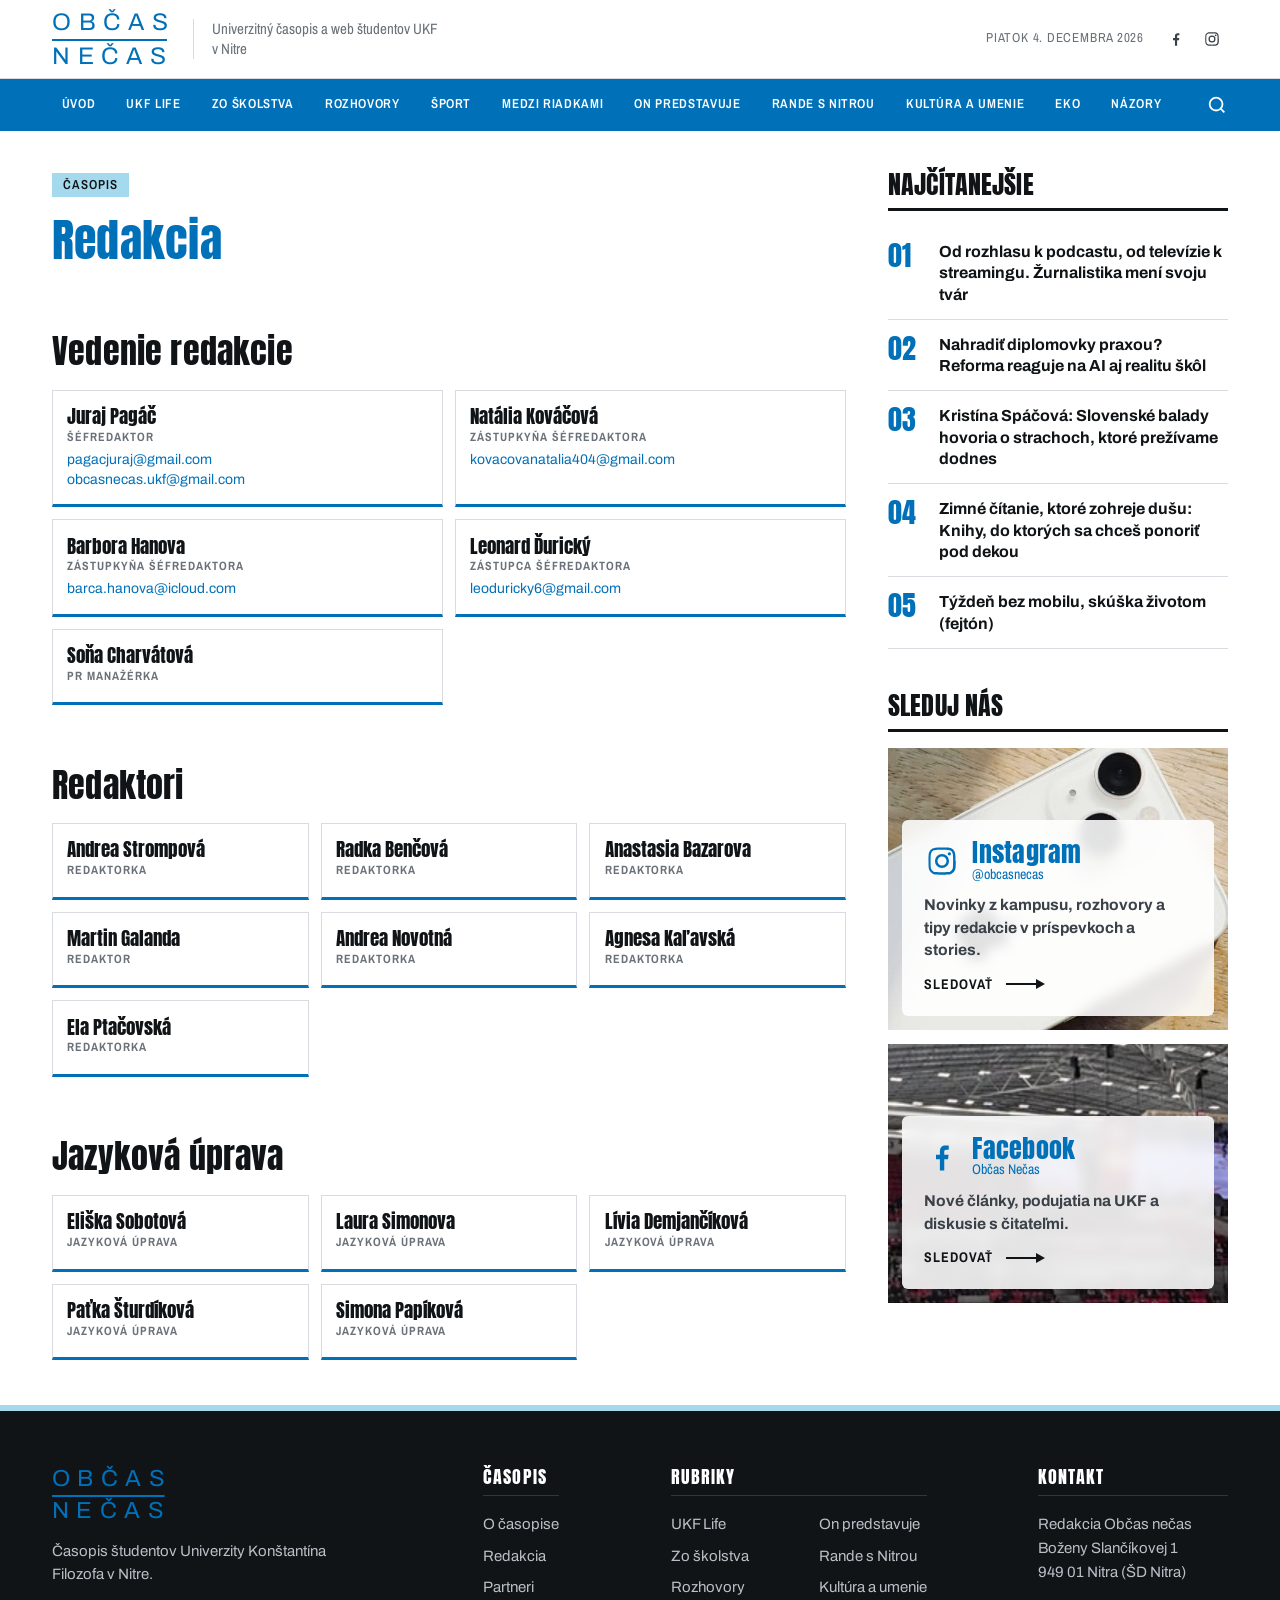
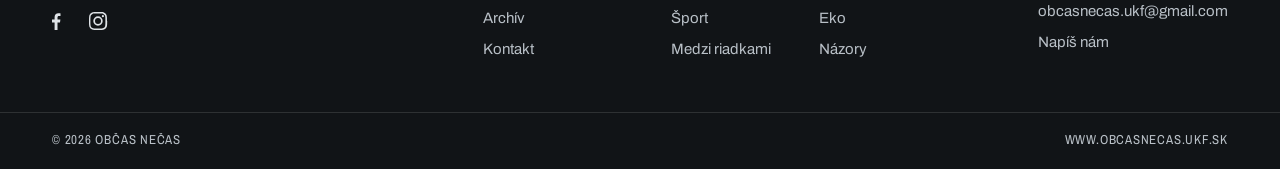
<file: redakcia.html>
<!DOCTYPE html>
<html lang="sk">
<head>
  <meta charset="UTF-8">
  <meta name="viewport" content="width=device-width, initial-scale=1.0">
  <title>Redakcia – Občas Nečas</title>
  <meta name="description" content="Občas Nečas – univerzitný časopis a web študentov Univerzity Konštantína Filozofa v Nitre.">
  <meta name="theme-color" content="#0070b8">

  <link rel="preconnect" href="https://fonts.googleapis.com">
  <link rel="preconnect" href="https://fonts.gstatic.com" crossorigin>
  <link href="https://fonts.googleapis.com/css2?family=Anton&family=Archivo+Narrow:wght@400;500;600;700&family=Archivo:ital,wght@0,400;0,600;0,700;0,800;1,400;1,700&display=swap" rel="stylesheet">
  <link rel="stylesheet" href="css/main.css">
</head>
<body>

<!-- Ikony (SVG sprite) -->
<svg width="0" height="0" style="position:absolute" aria-hidden="true">
  <symbol id="i-fb" viewBox="0 0 24 24"><path d="M13.5 21v-7.5h2.5l.4-3h-2.9V8.6c0-.9.3-1.5 1.5-1.5h1.5V4.4c-.3 0-1.2-.1-2.2-.1-2.2 0-3.7 1.3-3.7 3.8v2.4H8v3h2.6V21h2.9z"/></symbol>
  <symbol id="i-ig" viewBox="0 0 24 24"><path d="M12 7.3A4.7 4.7 0 1 0 12 16.7 4.7 4.7 0 0 0 12 7.3zm0 7.7a3 3 0 1 1 0-6 3 3 0 0 1 0 6zm4.9-8.9a1.1 1.1 0 1 1 0 2.2 1.1 1.1 0 0 1 0-2.2zM21 12c0-2.5 0-2.8-.1-3.8-.1-1-.2-1.6-.4-2.2a4.6 4.6 0 0 0-2.6-2.6c-.6-.2-1.2-.4-2.2-.4C14.8 3 14.5 3 12 3s-2.8 0-3.8.1c-1 0-1.6.2-2.2.4A4.6 4.6 0 0 0 3.5 6c-.2.6-.4 1.2-.4 2.2C3 9.2 3 9.5 3 12s0 2.8.1 3.8c0 1 .2 1.6.4 2.2a4.6 4.6 0 0 0 2.6 2.6c.6.2 1.2.4 2.2.4 1 .1 1.3.1 3.8.1s2.8 0 3.8-.1c1 0 1.6-.2 2.2-.4a4.6 4.6 0 0 0 2.6-2.6c.2-.6.4-1.2.4-2.2.1-1 .1-1.3.1-3.8zm-1.7 3.7c0 .9-.2 1.4-.3 1.7a2.9 2.9 0 0 1-1.7 1.7c-.3.1-.8.3-1.7.3-1 .1-1.3.1-3.7.1s-2.7 0-3.7-.1c-.9 0-1.4-.2-1.7-.3a2.9 2.9 0 0 1-1.7-1.7c-.1-.3-.3-.8-.3-1.7-.1-1-.1-1.3-.1-3.7s0-2.7.1-3.7c0-.9.2-1.4.3-1.7a2.9 2.9 0 0 1 1.7-1.7c.3-.1.8-.3 1.7-.3 1-.1 1.3-.1 3.7-.1s2.7 0 3.7.1c.9 0 1.4.2 1.7.3a2.9 2.9 0 0 1 1.7 1.7c.1.3.3.8.3 1.7.1 1 .1 1.3.1 3.7s0 2.7-.1 3.7z"/></symbol>
  <symbol id="i-sp" viewBox="0 0 24 24"><path d="M12 3a9 9 0 1 0 0 18 9 9 0 0 0 0-18zm4.1 13a.6.6 0 0 1-.8.2c-2.3-1.4-5.1-1.7-8.5-.9a.6.6 0 1 1-.3-1.1c3.7-.8 6.8-.5 9.4 1a.6.6 0 0 1 .2.8zm1.1-2.4a.7.7 0 0 1-1 .2c-2.6-1.6-6.5-2-9.6-1.1a.7.7 0 1 1-.4-1.4c3.5-1 7.8-.5 10.8 1.3.3.2.4.7.2 1zm.1-2.5C14.2 9.3 9.1 9.1 6.1 10a.8.8 0 1 1-.5-1.6c3.4-1 9-.8 12.6 1.3a.8.8 0 0 1-.9 1.4z"/></symbol>
  <symbol id="i-menu" viewBox="0 0 24 24"><path d="M3 6h18M3 12h18M3 18h18"/></symbol>
  <symbol id="i-search" viewBox="0 0 24 24"><circle cx="11" cy="11" r="7"/><path d="m20 20-4-4"/></symbol>
  <symbol id="i-close" viewBox="0 0 24 24"><path d="M6 6l12 12M18 6 6 18"/></symbol>
  <!-- ON logo: modré ON s rohovými linkami -->
  <symbol id="on-logo" viewBox="0 0 100 100">
    <path d="M10 10H64M10 10V40M90 90H36M90 90V60" fill="none" stroke="#0070b8" stroke-width="5"/>
    <text x="50" y="69" text-anchor="middle" fill="#0070b8" font-family="Archivo, Arial, sans-serif" font-weight="700" font-size="46" letter-spacing="-2">ON</text>
  </symbol>
</svg>

<a class="skip-link" href="#obsah">Preskočiť na obsah</a>

<!-- ============ HLAVIČKA ============ -->
<header>
  <div class="masthead">
    <div class="container">
      <a class="brand" href="index.html" aria-label="Občas Nečas – úvod">
        <span class="wordmark"><span>Občas</span><span>Nečas</span></span>
        <span class="brand__tagline">Univerzitný časopis a web študentov UKF v&nbsp;Nitre</span>
      </a>
      <div class="masthead__aside">
        <span class="masthead__date" id="dnes">pondelok, 5. októbra 2026</span>
        <ul class="social">
          <li><a href="https://www.facebook.com/ObcasNecas/" target="_blank" rel="noopener" aria-label="Facebook"><svg><use href="#i-fb"/></svg></a></li>
          <li><a href="https://www.instagram.com/ObcasNecas/" target="_blank" rel="noopener" aria-label="Instagram"><svg><use href="#i-ig"/></svg></a></li>
        </ul>
      </div>
    </div>
  </div>

  <nav class="nav" aria-label="Rubriky">
    <div class="container">
      <button class="nav__toggle" type="button" aria-expanded="false" aria-controls="menu">
        <svg aria-hidden="true"><use href="#i-menu"/></svg> Rubriky
      </button>
      <ul class="nav__menu" id="menu">
        <li><a href="index.html">Úvod</a></li>
        <li><a href="rubrika.html?r=ukf-life">UKF Life</a></li>
        <li><a href="rubrika.html?r=zo-skolstva">Zo školstva</a></li>
        <li><a href="rubrika.html?r=rozhovory">Rozhovory</a></li>
        <li><a href="rubrika.html?r=sport">Šport</a></li>
        <li><a href="rubrika.html?r=medzi-riadkami">Medzi riadkami</a></li>
        <li><a href="rubrika.html?r=on-predstavuje">ON predstavuje</a></li>
        <li><a href="rubrika.html?r=rande-s-nitrou">Rande s Nitrou</a></li>
        <li><a href="rubrika.html?r=kultura-a-umenie">Kultúra a umenie</a></li>
        <li><a href="rubrika.html?r=eko">EKO</a></li>
        <li><a href="rubrika.html?r=nazory">Názory</a></li>
      </ul>
      <button class="nav__search-toggle" type="button" aria-label="Vyhľadať" aria-expanded="false" aria-controls="nav-search">
        <svg class="icon-search" aria-hidden="true"><use href="#i-search"/></svg>
        <svg class="icon-close" aria-hidden="true"><use href="#i-close"/></svg>
      </button>

      <!-- vyhľadávanie — len vizuálny návrh, nič nevyhľadáva -->
      <div class="nav-search" id="nav-search" hidden>
        <form class="nav-search__form" role="search" action="#">
          <label class="sr-only" for="nav-search-input">Vyhľadať článok</label>
          <input id="nav-search-input" type="search" placeholder="Vyhľadať článok" autocomplete="off">
          <button type="submit" aria-label="Hľadať"><svg aria-hidden="true"><use href="#i-search"/></svg></button>
        </form>
      </div>
    </div>
  </nav>
</header>

<main id="obsah">
  <div class="container split article-layout">
    <article class="article">
      <header class="article-head">
        <span class="tab">Časopis</span>
        <h1>Redakcia</h1>
      </header>

      <div class="prose prose--page">
        <h2>Vedenie redakcie</h2>
        <ul class="team team--lead">
          <li class="member">
            <div class="member__body">
              <strong class="member__name">Juraj Pagáč</strong>
              <span class="member__role">Šéfredaktor</span><a href="mailto:pagacjuraj@gmail.com">pagacjuraj@gmail.com</a><a href="mailto:obcasnecas.ukf@gmail.com">obcasnecas.ukf@gmail.com</a>
            </div>
          </li>
          <li class="member">
            <div class="member__body">
              <strong class="member__name">Natália Kováčová</strong>
              <span class="member__role">Zástupkyňa šéfredaktora</span><a href="mailto:kovacovanatalia404@gmail.com">kovacovanatalia404@gmail.com</a>
            </div>
          </li>
          <li class="member">
            <div class="member__body">
              <strong class="member__name">Barbora Hanova</strong>
              <span class="member__role">Zástupkyňa šéfredaktora</span><a href="mailto:barca.hanova@icloud.com">barca.hanova@icloud.com</a>
            </div>
          </li>
          <li class="member">
            <div class="member__body">
              <strong class="member__name">Leonard Ďurický</strong>
              <span class="member__role">Zástupca šéfredaktora</span><a href="mailto:leoduricky6@gmail.com">leoduricky6@gmail.com</a>
            </div>
          </li>
          <li class="member">
            <div class="member__body">
              <strong class="member__name">Soňa Charvátová</strong>
              <span class="member__role">PR manažérka</span>
            </div>
          </li>
        </ul>

        <h2>Redaktori</h2>
        <ul class="team">
          <li class="member">
            <div class="member__body">
              <strong class="member__name">Andrea Strompová</strong>
              <span class="member__role">Redaktorka</span>
            </div>
          </li>
          <li class="member">
            <div class="member__body">
              <strong class="member__name">Radka Benčová</strong>
              <span class="member__role">Redaktorka</span>
            </div>
          </li>
          <li class="member">
            <div class="member__body">
              <strong class="member__name">Anastasia Bazarova</strong>
              <span class="member__role">Redaktorka</span>
            </div>
          </li>
          <li class="member">
            <div class="member__body">
              <strong class="member__name">Martin Galanda</strong>
              <span class="member__role">Redaktor</span>
            </div>
          </li>
          <li class="member">
            <div class="member__body">
              <strong class="member__name">Andrea Novotná</strong>
              <span class="member__role">Redaktorka</span>
            </div>
          </li>
          <li class="member">
            <div class="member__body">
              <strong class="member__name">Agnesa Kaľavská</strong>
              <span class="member__role">Redaktorka</span>
            </div>
          </li>
          <li class="member">
            <div class="member__body">
              <strong class="member__name">Ela Ptačovská</strong>
              <span class="member__role">Redaktorka</span>
            </div>
          </li>
        </ul>

        <h2>Jazyková úprava</h2>
        <ul class="team">
          <li class="member">
            <div class="member__body">
              <strong class="member__name">Eliška Sobotová</strong>
              <span class="member__role">Jazyková úprava</span>
            </div>
          </li>
          <li class="member">
            <div class="member__body">
              <strong class="member__name">Laura Simonova</strong>
              <span class="member__role">Jazyková úprava</span>
            </div>
          </li>
          <li class="member">
            <div class="member__body">
              <strong class="member__name">Lívia Demjančíková</strong>
              <span class="member__role">Jazyková úprava</span>
            </div>
          </li>
          <li class="member">
            <div class="member__body">
              <strong class="member__name">Paťka Šturdíková</strong>
              <span class="member__role">Jazyková úprava</span>
            </div>
          </li>
          <li class="member">
            <div class="member__body">
              <strong class="member__name">Simona Papíková</strong>
              <span class="member__role">Jazyková úprava</span>
            </div>
          </li>
        </ul>
      </div>
    </article>

    <aside class="article-aside" aria-label="Bočný panel">
      <section class="widget">
        <h2 class="widget__title">Najčítanejšie</h2>
        <ol class="popular">
          <li><a href="clanok.html">Od rozhlasu k podcastu, od televízie k streamingu. Žurnalistika mení svoju tvár</a></li>
          <li><a href="clanok.html">Nahradiť diplomovky praxou? Reforma reaguje na AI aj realitu škôl</a></li>
          <li><a href="clanok.html">Kristína Spáčová: Slovenské balady hovoria o strachoch, ktoré prežívame dodnes</a></li>
          <li><a href="clanok.html">Zimné čítanie, ktoré zohreje dušu: Knihy, do ktorých sa chceš ponoriť pod dekou</a></li>
          <li><a href="clanok.html">Týždeň bez mobilu, skúška životom (fejtón)</a></li>
        </ol>
      </section>

      <section class="widget" aria-labelledby="h-sledujte">
        <h2 class="widget__title" id="h-sledujte">Sleduj nás</h2>

        <!-- Instagram — v štýle IG príspevku: fotka + priesvitný panel -->
        <a class="social-box social-box--ig" href="https://www.instagram.com/ObcasNecas/" target="_blank" rel="noopener">
          <img class="social-box__bg" src="img/instagram/ig-box.jpg" alt="" loading="lazy">
          <span class="social-box__panel">
            <span class="social-box__head">
              <svg aria-hidden="true"><use href="#i-ig"/></svg>
              <span><strong>Instagram</strong>@obcasnecas</span>
            </span>
            <span class="social-box__text">Novinky z kampusu, rozhovory a tipy redakcie v príspevkoch a stories.</span>
            <span class="social-box__cta">Sledovať <span class="arrow" aria-hidden="true"></span></span>
          </span>
        </a>

        <!-- Facebook — rovnaký štýl: fotka + priesvitný panel -->
        <a class="social-box social-box--fb" href="https://www.facebook.com/ObcasNecas/" target="_blank" rel="noopener">
          <img class="social-box__bg" src="img/instagram/fb-box.jpg" alt="" loading="lazy">
          <span class="social-box__panel">
            <span class="social-box__head">
              <svg aria-hidden="true"><use href="#i-fb"/></svg>
              <span><strong>Facebook</strong>Občas Nečas</span>
            </span>
            <span class="social-box__text">Nové články, podujatia na UKF a diskusie s čitateľmi.</span>
            <span class="social-box__cta">Sledovať <span class="arrow" aria-hidden="true"></span></span>
          </span>
        </a>
      </section>
    </aside>
  </div>
</main>

<!-- ============ PÄTIČKA ============ -->
<footer class="footer">
  <div class="container footer__top">
    <div class="footer__brand">
      <a class="wordmark" href="index.html"><span>Občas</span><span>Nečas</span></a>
      <p>Časopis študentov Univerzity Konštantína Filozofa v&nbsp;Nitre.</p>
      <div class="footer__social">
        <a href="https://www.facebook.com/ObcasNecas/" target="_blank" rel="noopener" aria-label="Facebook"><svg aria-hidden="true"><use href="#i-fb"/></svg></a>
        <a href="https://www.instagram.com/ObcasNecas/" target="_blank" rel="noopener" aria-label="Instagram"><svg aria-hidden="true"><use href="#i-ig"/></svg></a>
      </div>
    </div>

    <nav class="footer__nav" aria-label="Pätička">
      <div>
        <h3>Časopis</h3>
        <ul class="footer__links">
          <li><a href="o-casopise.html">O časopise</a></li>
          <li><a href="redakcia.html">Redakcia</a></li>
          <li><a href="partneri.html">Partneri</a></li>
          <li><a href="archiv.html">Archív</a></li>
          <li><a href="kontakt.html">Kontakt</a></li>
        </ul>
      </div>
      <div>
        <h3>Rubriky</h3>
        <ul class="footer__links footer__links--cols">
          <li><a href="rubrika.html?r=ukf-life">UKF Life</a></li>
          <li><a href="rubrika.html?r=zo-skolstva">Zo školstva</a></li>
          <li><a href="rubrika.html?r=rozhovory">Rozhovory</a></li>
          <li><a href="rubrika.html?r=sport">Šport</a></li>
          <li><a href="rubrika.html?r=medzi-riadkami">Medzi riadkami</a></li>
          <li><a href="rubrika.html?r=on-predstavuje">On predstavuje</a></li>
          <li><a href="rubrika.html?r=rande-s-nitrou">Rande s Nitrou</a></li>
          <li><a href="rubrika.html?r=kultura-a-umenie">Kultúra a umenie</a></li>
          <li><a href="rubrika.html?r=eko">Eko</a></li>
          <li><a href="rubrika.html?r=nazory">Názory</a></li>
        </ul>
      </div>
    </nav>

    <div class="footer__contact">
      <h3>Kontakt</h3>
      <address>
        Redakcia Občas nečas<br>
        Boženy Slančíkovej 1<br>
        949 01 Nitra (ŠD Nitra)
      </address>
      <ul class="footer__links">
        <li><a href="mailto:obcasnecas.ukf@gmail.com">obcasnecas.ukf@gmail.com</a></li>
        <li><a href="kontakt.html">Napíš nám</a></li>
      </ul>
    </div>
  </div>

  <!-- folio — ako pätička strany v tlači -->
  <div class="folio">
    <div class="container">
      <span>© 2026 Občas Nečas</span>
      <a href="https://www.obcasnecas.ukf.sk">www.obcasnecas.ukf.sk</a>
    </div>
  </div>
</footer>

<script>
  // mobilné menu
  const nav = document.querySelector('.nav');
  const toggle = nav.querySelector('.nav__toggle');
  toggle.addEventListener('click', () => {
    const open = nav.classList.toggle('is-open');
    toggle.setAttribute('aria-expanded', open);
  });

  // vyhľadávací panel (len vizuál)
  const searchBtn = nav.querySelector('.nav__search-toggle');
  const searchBox = document.getElementById('nav-search');
  const setSearch = open => {
    searchBox.hidden = !open;
    searchBtn.setAttribute('aria-expanded', open);
    searchBtn.setAttribute('aria-label', open ? 'Zavrieť vyhľadávanie' : 'Vyhľadať');
    if (open) searchBox.querySelector('input').focus();
  };
  searchBtn.addEventListener('click', () => setSearch(searchBox.hidden));
  searchBox.querySelector('form').addEventListener('submit', e => e.preventDefault());
  document.addEventListener('keydown', e => { if (e.key === 'Escape' && !searchBox.hidden) { setSearch(false); searchBtn.focus(); } });
  document.addEventListener('click', e => { if (!searchBox.hidden && !searchBox.contains(e.target) && !searchBtn.contains(e.target)) setSearch(false); });


  // dnešný dátum
  document.getElementById('dnes').textContent =
    new Date().toLocaleDateString('sk-SK', { weekday: 'long', day: 'numeric', month: 'long', year: 'numeric' });
</script>
</body>
</html>
</file>
<file: css/main.css>
/* ==========================================================================
   OBČAS NEČAS — main.css
   Nový vizuál webu časopisu študentov UKF v Nitre.

   Dizajnový jazyk je odvodený z dvoch zdrojov, aby web, tlač a sociálne
   siete pôsobili ako jedna značka (rovnaký princíp ako Spektrum STU, kde
   web preberá písma, rubriky aj čierny „SPEKTRUM“ blok z tlačeného vydania):

   1) Tlačené vydanie 02/2022
      - titulky v kondenzovanom grotesku (Impact)   -> Anton
      - sivý pás #dadada za titulkom                 -> .headline-band
      - svetlomodrá #a5daee: záložka rubriky, popisky fotiek
      - sadzba textu Arial Narrow                    -> Archivo / Archivo Narrow
      - logo OBČAS / NEČAS: riedené verzálky       -> .wordmark
      - pätička strany „Občas nečas | www.obcasnecas.ukf.sk“
      - otáznik „Pýtame sa za vás“                   -> .ask

   2) Príspevky na Instagrame
      - modré ON logo v bielom štvorci               -> .on-logo
      - modrý titulok #0070b8 + tučný perex na
        priesvitnom bielom paneli + šípka →          -> .post-panel
   ========================================================================== */

/* ---------- 1. Tokeny ---------- */
:root {
  /* farby značky */
  --on-blue: #0070b8;          /* modrá z loga a IG titulkov */
  --on-blue-dark: #005189;
  --on-sky: #a5daee;           /* svetlomodrá z tlače (záložky, popisky) */
  --on-sky-soft: #e4f4fb;
  --on-gray: #dadada;          /* sivý pás za titulkom v tlači */

  /* neutrálne */
  --ink: #111417;
  --ink-soft: #3b4148;
  --muted: #6a7179;
  --line: #d8dce0;
  --paper: #ffffff;
  --paper-alt: #f4f6f7;
  --panel: rgba(255, 255, 255, 0.88);

  /* písma */
  --font-display: "Anton", Impact, "Arial Narrow Bold", sans-serif;
  --font-body: "Archivo", "Arial", system-ui, sans-serif;
  --font-narrow: "Archivo Narrow", "Arial Narrow", "Archivo", sans-serif;

  /* rozmery */
  --container: 1240px;
  --gutter: clamp(16px, 3vw, 32px);
  --gap: clamp(16px, 2.2vw, 28px);
  --radius: 6px;               /* IG panely majú jemne zaoblené rohy */

  --shadow: 0 1px 2px rgba(17, 20, 23, .06), 0 8px 24px rgba(17, 20, 23, .08);
  --ease: cubic-bezier(.2, .7, .2, 1);
}

/* ---------- 2. Základ ---------- */
*,
*::before,
*::after { box-sizing: border-box; }

html { -webkit-text-size-adjust: 100%; scroll-behavior: smooth; }

body {
  margin: 0;
  background: var(--paper);
  color: var(--ink);
  font-family: var(--font-body);
  font-size: 1.0625rem;
  line-height: 1.6;
  -webkit-font-smoothing: antialiased;
  text-rendering: optimizeLegibility;
}

img { display: block; max-width: 100%; height: auto; }

a { color: inherit; text-decoration: none; }
a:hover { color: var(--on-blue); }

:focus-visible {
  outline: 3px solid var(--on-blue);
  outline-offset: 2px;
}

h1, h2, h3, h4 {
  margin: 0;
  font-family: var(--font-display);
  font-weight: 400;              /* Anton má len jeden rez */
  line-height: 1.12;
  letter-spacing: .005em;
}

p { margin: 0 0 1em; }

.container {
  width: 100%;
  max-width: var(--container);
  margin-inline: auto;
  padding-inline: var(--gutter);
}

.sr-only {
  position: absolute !important;
  width: 1px; height: 1px;
  overflow: hidden;
  clip: rect(0 0 0 0);
  white-space: nowrap;
}

.skip-link {
  position: absolute;
  left: 1rem; top: -100px;
  z-index: 100;
  padding: .6rem 1rem;
  background: var(--on-blue);
  color: #fff;
  font-weight: 700;
}
.skip-link:focus { top: 1rem; color: #fff; }

/* ---------- 3. Značka ---------- */

/* ON logo — biely štvorec, modré ON s rohovými linkami (ako na IG) */
.on-logo {
  display: inline-grid;
  place-items: center;
  flex: none;
  width: 64px;
  aspect-ratio: 1;
  background: #fff;
  box-shadow: inset 0 0 0 1px var(--line);
}
.on-logo svg { width: 78%; height: auto; }

/* Wordmark OBČAS / NEČAS — z obálky tlačeného vydania: riedené verzálky
   pod sebou, oddelené modrou linkou */
.wordmark {
  display: inline-flex;
  flex-direction: column;
  flex: none;
  color: var(--on-blue);
  font-family: var(--font-body);
  font-weight: 400;
  font-size: clamp(1.15rem, 1.9vw, 1.5rem);
  line-height: 1;
  letter-spacing: .32em;
  text-transform: uppercase;
  white-space: nowrap;
}
.wordmark span + span {
  margin-top: .2em;
  padding-top: .2em;
  /* linka končí na poslednom písmene — odpočíta riedenie (.32em) za „S“ */
  background: linear-gradient(var(--wordmark-rule, currentColor), var(--wordmark-rule, currentColor))
    left top / calc(100% - .32em) 2px no-repeat;
}
.wordmark:hover { color: var(--on-blue-dark); }

/* Záložka rubriky — svetlomodrý štítok z hlavičky strany v tlači */
.tab {
  display: inline-block;
  padding: .3em .85em .25em;
  background: var(--on-sky);
  color: var(--ink);
  font-family: var(--font-narrow);
  font-size: .8125rem;
  font-weight: 600;
  letter-spacing: .08em;
  line-height: 1.3;
  text-transform: uppercase;
}
a.tab:hover { background: var(--on-blue); color: #fff; }

.tab--blue { background: var(--on-blue); color: #fff; }

/* Titulok so sivým pásom — ako „Jozef Palitefka: Prvá pomoc…“ v tlači */
.headline-band {
  display: inline;
  padding: 0 .18em;
  /* pás je nižší než content-box písma Anton, aby neprekryl dĺžne
     (p, y, j) predchádzajúceho riadku */
  background: linear-gradient(var(--on-gray), var(--on-gray)) 0 60% / 100% 78% no-repeat;
  -webkit-box-decoration-break: clone;
  box-decoration-break: clone;
}

/* Šípka → z IG príspevkov */
.arrow {
  display: inline-block;
  width: 2.75em;
  height: .75em;
  flex: none;
  background:
    linear-gradient(currentColor, currentColor) left center / calc(100% - .35em) 2px no-repeat;
  position: relative;
  transition: transform .25s var(--ease);
}
.arrow::after {
  content: "";
  position: absolute;
  right: 0; top: 50%;
  border-left: .7em solid currentColor;
  border-top: .375em solid transparent;
  border-bottom: .375em solid transparent;
  transform: translateY(-50%);
}
a:hover .arrow { transform: translateX(6px); }

/* Meta riadok článku — štýl pätičky strany */
.meta {
  display: flex;
  flex-wrap: wrap;
  gap: .25em .9em;
  color: var(--muted);
  font-family: var(--font-narrow);
  font-size: .875rem;
  letter-spacing: .02em;
}
.meta .author { color: var(--ink-soft); font-weight: 600; }

/* ---------- 4. Hlavička ---------- */
.social {
  display: flex;
  gap: .25rem;
  margin: 0; padding: 0;
  list-style: none;
}
.social a {
  display: grid;
  place-items: center;
  width: 32px; height: 32px;
  color: var(--ink-soft);
}
.social a:hover { color: var(--on-blue); }
.social svg { width: 18px; height: 18px; fill: currentColor; }

.masthead {
  border-bottom: 1px solid var(--line);
}
.masthead .container {
  display: flex;
  align-items: center;
  justify-content: space-between;
  gap: var(--gap);
  min-height: 64px;
  padding-block: 10px;
}
.brand {
  display: flex;
  align-items: center;
  gap: 1.1rem;
  min-width: 0;
}
.masthead__aside {
  display: flex;
  align-items: center;
  gap: 1rem;
}
.masthead__date {
  display: none;
  color: var(--muted);
  font-family: var(--font-narrow);
  font-size: .8125rem;
  letter-spacing: .06em;
  text-transform: uppercase;
}
.brand__tagline {
  display: none;
  max-width: 17em;
  padding-left: 1.1rem;
  border-left: 1px solid var(--line);
  color: var(--muted);
  font-family: var(--font-narrow);
  font-size: .9375rem;
  line-height: 1.35;
}


/* Navigácia — modrý pás, aktívna rubrika ako svetlomodrá záložka */
.nav {
  position: sticky;
  top: 0;
  z-index: 50;
  background: var(--on-blue);
  color: #fff;
}
.nav .container {
  display: flex;
  align-items: stretch;
  justify-content: space-between;
  min-height: 52px;
}
.nav__toggle,
.nav__search-toggle {
  display: inline-flex;
  align-items: center;
  gap: .6rem;
  padding: 0 .25rem;
  border: 0;
  background: none;
  color: inherit;
  font-family: var(--font-narrow);
  font-size: .9375rem;
  font-weight: 600;
  letter-spacing: .1em;
  text-transform: uppercase;
  cursor: pointer;
}
.nav__toggle svg,
.nav__search-toggle svg { width: 22px; height: 22px; stroke: currentColor; fill: none; stroke-width: 2; }

/* vyhľadávanie v menu — tlačidlo s lupou / krížikom a vysúvací panel */
.nav .container { position: relative; }
.nav__search-toggle {
  justify-content: center;
  width: 52px;
  margin-right: -15px;            /* ikona zostáva zarovnaná s pravým okrajom obsahu */
  padding: 0;
  transition: background-color .2s;
}
.nav__search-toggle:hover,
.nav__search-toggle[aria-expanded="true"] { background: var(--on-blue-dark); }
.nav__search-toggle .icon-close,
.nav__search-toggle[aria-expanded="true"] .icon-search { display: none; }
.nav__search-toggle[aria-expanded="true"] .icon-close { display: block; }

.nav-search {
  position: absolute;
  top: calc(100% + 10px);
  right: var(--gutter);
  width: min(380px, calc(100% - 2 * var(--gutter)));
  padding: 12px;
  background: #fff;
  box-shadow: 0 2px 4px rgba(17, 20, 23, .08), 0 12px 32px rgba(17, 20, 23, .18);
}
.nav-search__form { display: flex; }
.nav-search__form input {
  flex: 1;
  min-width: 0;
  height: 44px;
  padding: 0 .9rem;
  border: 1px solid var(--line);
  border-right: 0;
  border-radius: 0;
  color: var(--ink);
  font: inherit;
  font-size: 1rem;
}
.nav-search__form input:focus { outline: none; border-color: var(--on-blue); }
.nav-search__form button {
  display: grid;
  place-items: center;
  flex: none;
  width: 44px;
  height: 44px;
  border: 0;
  background: var(--on-blue);
  color: #fff;
  cursor: pointer;
  transition: background-color .2s;
}
.nav-search__form button:hover { background: var(--on-blue-dark); }
.nav-search__form svg { width: 20px; height: 20px; stroke: currentColor; fill: none; stroke-width: 2; }

.nav__menu {
  display: none;
  margin: 0; padding: 0;
  list-style: none;
}
.nav__menu a {
  display: flex;
  align-items: center;
  height: 100%;
  padding: .85rem .8rem;
  font-family: var(--font-narrow);
  font-size: .9375rem;
  font-weight: 600;
  letter-spacing: .07em;
  text-transform: uppercase;
  white-space: nowrap;
}
.nav__menu a:hover { background: var(--on-blue-dark); color: #fff; }
.nav__menu a[aria-current="page"] { background: var(--on-sky); color: var(--ink); }

/* mobilné menu */
.nav.is-open .nav__menu {
  display: block;
  position: absolute;
  left: 0; right: 0; top: 100%;
  max-height: calc(100vh - 52px);
  overflow-y: auto;
  padding: .5rem var(--gutter) 1rem;
  background: var(--on-blue);
  border-top: 1px solid rgba(255, 255, 255, .2);
}
.nav.is-open .nav__menu a { padding-inline: 0; border-bottom: 1px solid rgba(255, 255, 255, .15); }

.btn {
  display: inline-flex;
  align-items: center;
  justify-content: center;
  gap: .8rem;
  padding: .75rem 1.25rem;
  border: 2px solid currentColor;
  border-radius: var(--radius);
  background: none;
  color: inherit;
  font-family: var(--font-narrow);
  font-size: .9375rem;
  font-weight: 700;
  letter-spacing: .08em;
  text-transform: uppercase;
  cursor: pointer;
  transition: background-color .2s, color .2s, border-color .2s;
}
.btn--solid { background: var(--on-blue); border-color: var(--on-blue); color: #fff; }
.btn--solid:hover { background: var(--on-blue-dark); border-color: var(--on-blue-dark); color: #fff; }
.btn--light { background: #fff; border-color: #fff; color: var(--on-blue); }
.btn--light:hover { background: var(--on-sky); border-color: var(--on-sky); color: var(--ink); }
.btn--ghost:hover { background: var(--ink); border-color: var(--ink); color: #fff; }

/* ---------- 5. Hlavný článok (IG panel) ---------- */
.lead {
  padding-block: var(--gap) calc(var(--gap) * 1.5);
}
.lead__grid {
  display: grid;
  gap: var(--gap);
}

.hero {
  position: relative;
  display: flex;
  flex-direction: column;
  justify-content: flex-end;
  min-height: clamp(420px, 62vw, 640px);
  padding: clamp(14px, 2.4vw, 30px);
  overflow: hidden;
  background: var(--ink);
  color: var(--ink);
  isolation: isolate;
}
.hero__img {
  position: absolute;
  inset: 0;
  z-index: -1;
  width: 100%; height: 100%;
  object-fit: cover;
  transition: transform .8s var(--ease);
}
.hero:hover .hero__img { transform: scale(1.03); }
.hero .on-logo {
  position: absolute;
  top: clamp(14px, 2.4vw, 30px);
  left: clamp(14px, 2.4vw, 30px);
  width: clamp(54px, 7vw, 82px);
}

/* Priesvitný biely panel — presne ako na IG príspevkoch */
.post-panel {
  position: relative;
  padding: clamp(16px, 2.4vw, 30px) clamp(16px, 2.6vw, 34px) clamp(14px, 2vw, 24px);
  border-radius: var(--radius);
  background: var(--panel);
  -webkit-backdrop-filter: blur(6px);
  backdrop-filter: blur(6px);
}
.post-panel .tab { margin-bottom: .8rem; }
.post-panel h2,
.post-panel h1 {
  color: var(--on-blue);
  font-size: clamp(1.75rem, 3.6vw, 3rem);
  line-height: 1.1;
}
.post-panel h2 a:hover { color: var(--on-blue-dark); }
.post-panel p {
  margin: .7em 0 0;
  max-width: 46em;
  color: var(--ink-soft);
  font-weight: 700;
  font-size: clamp(1rem, 1.4vw, 1.2rem);
  line-height: 1.45;
}
.post-panel__foot {
  display: flex;
  align-items: center;
  justify-content: space-between;
  gap: 1rem;
  margin-top: 1rem;
}
.post-panel__foot .arrow { color: var(--ink); font-size: 1.3rem; }

/* zoznam najnovších vedľa hlavného článku */
.latest {
  display: flex;
  flex-direction: column;
}
.latest__head {
  display: flex;
  align-items: baseline;
  justify-content: space-between;
  padding-bottom: .6rem;
  border-bottom: 3px solid var(--ink);
}
.latest__head h2 { font-size: 1.6rem; text-transform: uppercase; }
.latest__head a {
  font-family: var(--font-narrow);
  font-size: .8125rem;
  font-weight: 700;
  letter-spacing: .08em;
  text-transform: uppercase;
  color: var(--on-blue);
}
.latest ol { margin: 0; padding: 0; list-style: none; }
.latest li {
  display: grid;
  grid-template-columns: 96px 1fr;
  gap: 14px;
  padding-block: 16px;
  border-bottom: 1px solid var(--line);
}
.latest li img { width: 96px; aspect-ratio: 1; object-fit: cover; }
.latest h3 {
  margin: .35rem 0 .3rem;
  font-size: 1.15rem;
  line-height: 1.18;
}
.latest .tab { font-size: .6875rem; padding: .2em .6em; }

/* ---------- 6. Sekcie rubrík ---------- */
.section {
  padding-block: calc(var(--gap) * 1.6);
}
.section--alt { background: var(--paper-alt); }

/* Hlavička sekcie — veľký titulok ako „EDITORIÁL“ / „OBSAH“ v tlači */
.section-head {
  display: flex;
  align-items: flex-end;
  justify-content: space-between;
  flex-wrap: wrap;
  gap: .75rem 1.5rem;
  margin-bottom: var(--gap);
  padding-bottom: .9rem;
  border-bottom: 3px solid var(--ink);
}
.section-head h1,
.section-head h2 {
  font-size: clamp(2.2rem, 5vw, 3.6rem);
  line-height: .95;
  text-transform: uppercase;
}
.section-head .tab { margin-bottom: .6rem; }
.section-head__more {
  display: inline-flex;
  align-items: center;
  gap: .75rem;
  font-family: var(--font-narrow);
  font-size: .875rem;
  font-weight: 700;
  letter-spacing: .08em;
  text-transform: uppercase;
}

.grid {
  display: grid;
  gap: calc(var(--gap) * 1.25) var(--gap);
}

/* Karta článku */
.card {
  display: flex;
  flex-direction: column;
}
.card__media {
  position: relative;
  display: block;
  overflow: hidden;
  background: var(--on-sky-soft);
}
.card__media img {
  width: 100%;
  aspect-ratio: 3 / 2;
  object-fit: cover;
  transition: transform .6s var(--ease);
}
.card:hover .card__media img { transform: scale(1.04); }
/* rubrika na fotke = svetlomodrý popisok z tlače */
.card__media .tab {
  position: absolute;
  left: 0; bottom: 0;
}
.card__body { padding-top: .95rem; }
.card h3 {
  margin-bottom: .55rem;
  font-size: clamp(1.3rem, 1.9vw, 1.6rem);
  line-height: 1.32;             /* priestor, aby sa sivé pásy neprekrývali */
}
.card h3 a:hover .headline-band { background: var(--on-sky); color: var(--ink); }
.card p {
  margin: 0 0 .7rem;
  color: var(--ink-soft);
  font-size: 1rem;
  line-height: 1.55;
}

/* ---------- Tipy redakcie ----------
   Karta s modrým titulkom ako na IG príspevkoch. */
.tips {
  display: grid;
  gap: var(--gap);
}
.tip {
  position: relative;
  display: flex;
  flex-direction: column;
  background: var(--paper);
  border-bottom: 4px solid var(--on-blue);
  box-shadow: var(--shadow);
  transition: transform .3s var(--ease), box-shadow .3s var(--ease);
}
.tip:hover {
  transform: translateY(-4px);
  box-shadow: 0 2px 4px rgba(17, 20, 23, .06), 0 18px 40px rgba(17, 20, 23, .14);
}
.tip__media { display: block; overflow: hidden; background: var(--on-sky-soft); }
.tip__media img {
  width: 100%;
  aspect-ratio: 4 / 3;
  object-fit: cover;
  transition: transform .6s var(--ease);
}
.tip:hover .tip__media img { transform: scale(1.04); }

.tip__body {
  display: flex;
  flex: 1;
  flex-direction: column;
  padding: 1.15rem 1.25rem 1.1rem;
}
.tip__body .tab { align-self: flex-start; margin-bottom: .7rem; }
.tip h3 {
  margin-bottom: .6rem;
  color: var(--on-blue);
  font-size: clamp(1.3rem, 1.8vw, 1.55rem);
  line-height: 1.15;
}
.tip h3 a:hover { color: var(--on-blue-dark); }
.tip p {
  margin: 0 0 1rem;
  color: var(--ink-soft);
  font-weight: 600;
  font-size: .975rem;
  line-height: 1.5;
}
.tip__foot {
  display: flex;
  align-items: center;
  justify-content: space-between;
  gap: 1rem;
  margin-top: auto;
  padding-top: .85rem;
  border-top: 1px solid var(--line);
}
.tip__more {
  display: inline-flex;
  align-items: center;
  gap: .7rem;
  font-family: var(--font-narrow);
  font-size: .8125rem;
  font-weight: 700;
  letter-spacing: .08em;
  text-transform: uppercase;
}

/* ---------- 7. Pýtame sa za vás ---------- */
.ask {
  position: relative;
  overflow: hidden;
  background: var(--on-sky);
}
.ask .container {
  position: relative;
  display: grid;
  padding-block: clamp(40px, 6vw, 80px);
}
.ask__content {
  position: relative;
  z-index: 1;
  display: grid;
  gap: 1.5rem;
}
/* otáznik — na mobile skrytý, na desktope samostatný pravý stĺpec */
.ask__mark {
  display: none;
  color: #ffffffbc;
  font-family: var(--font-display);
  pointer-events: none;
  user-select: none;
}
.ask h2 {
  font-size: clamp(2.6rem, 7vw, 5.4rem);
  line-height: .95;
  text-transform: uppercase;
}
.ask p {
  max-width: 34em;
  margin: 0;
  font-size: 1.125rem;
  font-weight: 600;
}
.ask .btn { justify-self: start; }

/* ---------- 8. Dvojstĺpec: obsah + bočný panel ---------- */
.split {
  display: grid;
  grid-template-columns: minmax(0, 1fr);   /* na mobile stĺpec nesmie rásť podľa obsahu */
  gap: calc(var(--gap) * 1.5);
}

.widget + .widget { margin-top: calc(var(--gap) * 1.5); }
/* optické zarovnanie: vrch písmen nadpisu panelu s veľkým nadpisom sekcie vľavo */
.split > aside:not(.article-aside) > .widget:first-child { margin-top: -2px; }
.widget__title {
  margin-bottom: 1rem;
  padding-bottom: .6rem;
  border-bottom: 3px solid var(--ink);
  font-size: 1.6rem;
  text-transform: uppercase;
}

/* Najčítanejšie — číslovaný zoznam */
.popular { margin: 0; padding: 0; list-style: none; counter-reset: pop; }
.popular li {
  counter-increment: pop;
  display: grid;
  grid-template-columns: 2.4rem 1fr;
  gap: .8rem;
  padding-block: .85rem;
  border-bottom: 1px solid var(--line);
}
.popular li::before {
  content: counter(pop, decimal-leading-zero);
  color: var(--on-blue);
  font-family: var(--font-display);
  font-size: 1.75rem;
  line-height: 1;
}
.popular a {
  font-family: var(--font-body);
  font-weight: 700;
  font-size: 1rem;
  line-height: 1.35;
}

/* Rubriky ako záložky */
.rubrics { display: flex; flex-wrap: wrap; gap: .45rem; }

/* Newsletter / Spotify box */
/* Okienka sociálnych sietí */
.social-box {
  position: relative;
  display: block;
  overflow: hidden;
  isolation: isolate;
}
.social-box + .social-box { margin-top: 14px; }
.social-box:hover { color: inherit; }

.social-box__panel {
  display: flex;
  flex-direction: column;
  gap: .7rem;
  padding: 1.25rem 1.35rem;
}
.social-box__head {
  display: flex;
  align-items: center;
  gap: .8rem;
  font-family: var(--font-narrow);
  font-size: .875rem;
  line-height: 1.25;
}
.social-box__head svg { width: 36px; height: 36px; flex: none; fill: currentColor; }
.social-box__head strong {
  display: block;
  font-family: var(--font-display);
  font-weight: 400;
  font-size: 1.6rem;
  line-height: 1;
  letter-spacing: .01em;
}
.social-box__text { font-size: .975rem; line-height: 1.45; }
.social-box__cta {
  display: inline-flex;
  align-items: center;
  gap: .8rem;
  font-family: var(--font-narrow);
  font-size: .875rem;
  font-weight: 700;
  letter-spacing: .08em;
  text-transform: uppercase;
}
.social-box:hover .arrow { transform: translateX(6px); }

/* Fotka z príspevku + priesvitný biely panel ako na IG (Instagram aj Facebook) */
.social-box { padding: 72px 14px 14px; background: var(--ink); }
.social-box__bg {
  position: absolute;
  inset: 0;
  z-index: -1;
  width: 100%; height: 100%;
  object-fit: cover;
  object-position: center;
  transition: transform .6s var(--ease);
}
.social-box:hover .social-box__bg { transform: scale(1.05); }
.social-box__panel {
  border-radius: var(--radius);
  background: var(--panel);
  -webkit-backdrop-filter: blur(6px);
  backdrop-filter: blur(6px);
}
.social-box__head,
.social-box__head strong { color: var(--on-blue); }
.social-box__text { color: var(--ink-soft); font-weight: 700; }

/* ---------- 9. Stránkovanie ---------- */
.pagination {
  display: flex;
  flex-wrap: wrap;
  align-items: center;
  justify-content: center;
  gap: .4rem;
  margin-top: calc(var(--gap) * 1.6);
  font-family: var(--font-narrow);
  font-weight: 700;
}
.pagination > a,
.pagination > span {
  display: flex;
  align-items: center;
  justify-content: center;
  gap: .6rem;
  white-space: nowrap;
  min-width: 44px;
  height: 44px;
  padding: 0 .8rem;
  border: 1px solid var(--line);
}
.pagination a:hover { border-color: var(--on-blue); }
.pagination [aria-current] { background: var(--on-blue); border-color: var(--on-blue); color: #fff; }
.pagination .dots { border: 0; }

/* ---------- 10. Pätička ---------- */
.footer {
  border-top: 6px solid var(--on-sky);     /* svetlomodrá z tlače */
  background: var(--ink);
  color: #b9c0c7;
  font-size: .9375rem;
}
.footer a { transition: color .2s, background-color .2s, border-color .2s; }
.footer a:hover { color: #fff; }
.footer ul { margin: 0; padding: 0; list-style: none; }

.footer__top {
  display: grid;
  gap: calc(var(--gap) * 1.6);
  padding-block: calc(var(--gap) * 2) calc(var(--gap) * 1.8);
}

.footer__brand p { max-width: 24em; margin: 1.1rem 0 1.4rem; line-height: 1.55; }
.footer .wordmark { font-size: 1.45rem; }   /* rovnaké farby ako v hlavičke */

/* sociálne siete — ikony zarovnané s textom nad nimi */
.footer__social { display: flex; align-items: center; gap: 1.1rem; }
.footer__social a {
  display: flex;
  align-items: center;
  justify-content: center;
  width: 24px;
  height: 24px;
  color: #dfe3e7;
}
.footer__social svg { display: block; width: 24px; height: 24px; fill: currentColor; }
.footer__social a:hover { color: var(--on-sky); }
/* glyf „f“ má v ikone prázdne miesto zľava — posun, aby lícoval s textom */
.footer__social a:first-child { margin-left: -8px; }

.footer__nav {
  display: grid;
  gap: calc(var(--gap) * 1.4);
}
.footer h3 {
  margin-bottom: 1rem;
  padding-bottom: .55rem;
  border-bottom: 1px solid rgba(255, 255, 255, .14);
  color: #fff;
  font-size: 1.1rem;
  letter-spacing: .06em;
  text-transform: uppercase;
}
.footer__links li + li { margin-top: .45rem; }
.footer address { margin-bottom: .9rem; font-style: normal; line-height: 1.6; }

/* rubriky — rovnaký zoznam ako „Časopis“, rozdelený do dvoch stĺpcov */
.footer__links--cols {
  display: grid;
  grid-template-columns: repeat(2, max-content);
  grid-template-rows: repeat(5, auto);   /* 10 rubrík: zhora nadol, 5 v stĺpci */
  grid-auto-flow: column;
  column-gap: 3rem;
  row-gap: .45rem;
}
.footer__links--cols li + li { margin-top: 0; }

.folio {
  border-top: 1px solid rgba(255, 255, 255, .12);
  font-family: var(--font-narrow);
  font-size: .8125rem;
  letter-spacing: .06em;
  text-transform: uppercase;
}
.folio .container {
  display: flex;
  flex-wrap: wrap;
  justify-content: space-between;
  gap: .5rem 1.5rem;
  padding-block: 1.1rem;
}

/* ---------- 11. Článok ---------- */
/* článok + bočný panel v rovnakom kontajneri ako menu (ako na úvodnej stránke) */
.article-layout { padding-block: calc(var(--gap) * 1.4) calc(var(--gap) * 1.6); }
.article { min-width: 0; }
.article-head { padding-bottom: var(--gap); }
.article-head .tab { margin-bottom: 1.1rem; }
/* titulok — rovnaký štýl ako hlavný článok na úvodnej stránke (.post-panel h2) */
.article-head h1 {
  color: var(--on-blue);
  font-size: clamp(1.75rem, 3.6vw, 3rem);
  line-height: 1.1;
}
.article-head .perex {
  margin: 1.3rem 0 1.1rem;
  font-size: clamp(1.1rem, 1.7vw, 1.3rem);
  font-weight: 700;
  line-height: 1.5;
}

.figure { margin: 0; }
.figure img { width: 100%; }
/* popisok fotky — svetlomodrý pás z tlače */
.figure figcaption {
  padding: .5rem .8rem .55rem;
  background: var(--on-sky);
  font-family: var(--font-narrow);
  font-size: .9375rem;
  line-height: 1.35;
}
.figure figcaption small { display: block; font-size: .8125rem; color: var(--ink-soft); }
/* titulná fotka — na šírku stĺpca článku */
.figure--wide img { aspect-ratio: 16 / 9; object-fit: cover; }
/* fotky v texte — menšie, vycentrované v stĺpci textu */
.prose .figure--inline { max-width: 560px; margin-inline: auto; }
.prose .figure--portrait { max-width: 340px; margin-inline: auto; }

.prose {
  padding-top: calc(var(--gap) * 1.4);
  font-size: 1.125rem;
  line-height: 1.72;
}
.prose > * + * { margin-top: 1.1em; }

.prose p { margin-bottom: 0; }   /* horná medzera príde z .prose > * + * */
.prose h2 {
  margin-top: 1.8em;
  font-size: clamp(1.6rem, 3vw, 2.1rem);
}
/* otázka v rozhovore — tučne, ako v tlači */
.prose .q {
  margin-top: 1.9em;
  font-weight: 800;
  line-height: 1.5;
}
.prose .q + p { margin-top: .4em; }
.prose blockquote {
  margin: 2em 0;
  padding: 0 0 0 1.2rem;
  border-left: 6px solid var(--on-blue);
  color: var(--on-blue);
  font-family: var(--font-display);
  font-size: clamp(1.5rem, 2.8vw, 2.1rem);
  line-height: 1.2;
}
.prose .figure { margin-block: 2em; }
.prose .signature {
  margin-top: 2.2em;
  padding-top: 1rem;
  border-top: 1px solid var(--line);
  font-weight: 700;
  font-style: italic;
}
.prose a { color: var(--on-blue); text-decoration: underline; text-underline-offset: 3px; }

.share {
  display: flex;
  flex-wrap: wrap;
  align-items: center;
  gap: .6rem;
  font-family: var(--font-narrow);
  font-size: .875rem;
  font-weight: 700;
  letter-spacing: .08em;
  text-transform: uppercase;
}

/* ---------- 12. Stránky časopisu (O časopise, Redakcia, Partneri, Archív) ---------- */
.prose--page h2:first-child { margin-top: 0; }
.prose--page ul,
.prose--page ol { margin-bottom: 0; padding: 0; list-style: none; }
.prose--page a { text-decoration: none; }
.prose--page a:hover { text-decoration: underline; }

/* kontaktné údaje — štítok vľavo, hodnota vpravo */
.info-list {
  display: grid;
  margin: 0;
  border-top: 3px solid var(--ink);
}
.info-list > div {
  display: grid;
  grid-template-columns: minmax(0, 1fr);   /* mobil: štítok nad hodnotou */
  gap: .2rem 1rem;
  padding: .85rem 0;
  border-bottom: 1px solid var(--line);
}
.info-list dt {
  padding-top: .2em;
  color: var(--muted);
  font-family: var(--font-narrow);
  font-size: .8125rem;
  font-weight: 700;
  letter-spacing: .08em;
  text-transform: uppercase;
}
.info-list dd { margin: 0; line-height: 1.5; overflow-wrap: anywhere; }

/* ocenenia — rok veľkým modrým písmom, ako čísla v Najčítanejšie */
.awards > li {
  display: grid;
  grid-template-columns: 7.5rem 1fr;
  gap: 1rem;
  padding: 1rem 0;
  border-bottom: 1px solid var(--line);
}
.awards > li:first-child { border-top: 3px solid var(--ink); }
.awards__year {
  color: var(--on-blue);
  font-family: var(--font-display);
  font-size: 1.6rem;
  line-height: 1.1;
}
.awards strong {
  display: block;
  font-family: var(--font-narrow);
  font-size: .8125rem;
  letter-spacing: .08em;
  text-transform: uppercase;
  color: var(--muted);
}
.awards ul li { line-height: 1.5; }

/* redakcia — karty členov */
.team {
  display: grid;
  grid-template-columns: repeat(auto-fill, minmax(min(240px, 100%), 1fr));
  gap: 12px;
}
.member {
  display: flex;
  align-items: flex-start;
  gap: .9rem;
  padding: .9rem;
  border: 1px solid var(--line);
  border-bottom: 3px solid var(--on-blue);
  background: #fff;
}
/* vedenie s e-mailmi — širšie karty, aby sa adresy nelámali */
.team--lead { grid-template-columns: repeat(auto-fill, minmax(min(300px, 100%), 1fr)); }
.member__body {
  display: flex;
  flex-direction: column;
  gap: .1rem;
  min-width: 0;
  line-height: 1.35;
}
.member__name {
  font-family: var(--font-display);
  font-weight: 400;
  font-size: 1.2rem;
  line-height: 1.15;
}
.member__role {
  margin-bottom: .25rem;
  color: var(--muted);
  font-family: var(--font-narrow);
  font-size: .75rem;
  font-weight: 700;
  letter-spacing: .08em;
  text-transform: uppercase;
}
.member a { font-size: .875rem; overflow-wrap: anywhere; }

/* partneri — karty ako v redakcii: logo, názov a modrá linka dole */
.partners {
  display: grid;
  grid-template-columns: repeat(auto-fill, minmax(min(170px, 100%), 1fr));
  gap: 12px;
}
.partners li > * {
  display: flex;
  flex-direction: column;
  height: 100%;
  padding: .9rem;
  border: 1px solid var(--line);
  border-bottom: 3px solid var(--on-blue);
  background: #fff;
  color: var(--ink);
  transition: box-shadow .2s, transform .2s var(--ease);
}
.partners a:hover { box-shadow: var(--shadow); transform: translateY(-3px); text-decoration: none; }
.partners__logo {
  display: grid;
  place-items: center;
  height: 110px;
  margin-bottom: .8rem;
}
.partners__logo img { max-width: 100%; max-height: 100px; width: auto; height: auto; object-fit: contain; }
.partners__name {
  margin-top: auto;
  font-family: var(--font-display);
  font-size: 1.2rem;
  line-height: 1.15;
}
.partners a:hover .partners__name { color: var(--on-blue); }

/* archív — obálky čísel, staršie čísla ako štítky */
.issues {
  display: grid;
  grid-template-columns: repeat(auto-fill, minmax(min(140px, 100%), 1fr));
  gap: 1.25rem var(--gap);
}
.issues a { display: block; color: var(--ink); }
.issues img {
  width: 100%;
  aspect-ratio: 318 / 450;
  object-fit: cover;
  border: 1px solid var(--line);
  box-shadow: var(--shadow);
  transition: transform .3s var(--ease);
}
.issues a:hover { text-decoration: none; }
.issues a:hover img { transform: translateY(-4px); }
.issues span {
  display: block;
  margin-top: .6rem;
  font-family: var(--font-narrow);
  font-size: .875rem;
  font-weight: 700;
  letter-spacing: .06em;
  text-transform: uppercase;
}
.issue-links { display: flex; flex-wrap: wrap; gap: .5rem; }
.issues + .issue-links { margin-top: 1rem; }
.issue-links a {
  display: inline-block;
  padding: .45em .9em .4em;
  background: var(--on-sky);
  color: var(--ink);
  font-family: var(--font-narrow);
  font-size: .875rem;
  font-weight: 700;
  letter-spacing: .06em;
  text-transform: uppercase;
}
.issue-links a:hover { background: var(--on-blue); color: #fff; text-decoration: none; }


/* kontaktný formulár */
.form { display: grid; gap: 1.1rem; }
/* formulár ako hlavný obsah stránky (Kontakt) */
.form--page { padding-top: var(--gap); }
.form__note { margin: 0; color: var(--muted); font-size: .9375rem; }
.form__req { color: var(--on-blue); font-weight: 700; }
.form__row { display: grid; gap: 1.1rem; }
.form__field { display: grid; gap: .4rem; }
.form__field label {
  font-family: var(--font-narrow);
  font-size: .8125rem;
  font-weight: 700;
  letter-spacing: .08em;
  text-transform: uppercase;
}
.form input[type="text"],
.form input[type="email"],
.form input[type="url"],
.form textarea {
  width: 100%;
  padding: .75rem .9rem;
  border: 1px solid var(--line);
  border-bottom: 3px solid var(--line);
  border-radius: 0;
  background: var(--paper-alt);
  color: var(--ink);
  font: inherit;
  font-size: 1rem;
  transition: border-color .2s, background-color .2s;
}
.form textarea { min-height: 180px; resize: vertical; }
.form input:focus,
.form textarea:focus {
  outline: none;
  border-color: var(--on-blue);
  background: #fff;
}
.form__check {
  display: flex;
  align-items: flex-start;
  gap: .65rem;
  font-size: .9375rem;
  line-height: 1.45;
  cursor: pointer;
}
.form__check input { width: 18px; height: 18px; margin: .1rem 0 0; flex: none; accent-color: var(--on-blue); }
.form .btn { justify-self: start; }
@media (min-width: 600px) {
  .info-list > div { grid-template-columns: 8.5rem minmax(0, 1fr); }
  .form__row { grid-template-columns: 1fr 1fr; }
}

/* ---------- 13. Responzivita ---------- */
@media (min-width: 600px) {
  .grid--3,
  .grid--2,
  .tips { grid-template-columns: repeat(2, 1fr); }
  .masthead__date { display: block; }
  .footer__top { grid-template-columns: repeat(2, auto); justify-content: space-between; }
  .footer__brand { grid-column: 1 / -1; }
  .footer__nav { grid-template-columns: auto auto; column-gap: clamp(2.5rem, 7vw, 6rem); }
}

@media (min-width: 900px) {
  .brand__tagline { display: block; }
  .lead__grid { grid-template-columns: minmax(0, 2fr) minmax(300px, 1fr); }
  .grid--3 { grid-template-columns: repeat(3, 1fr); }
  .tips { grid-template-columns: repeat(3, 1fr); }
  .ask .container {
    grid-template-columns: minmax(0, 1fr) minmax(0, .8fr);
    align-items: center;
    column-gap: var(--gap);
  }
  .ask__mark {
    display: block;
    justify-self: end;      /* k pravému okraju obsahu */
    font-size: clamp(14rem, 24vw, 22rem);
    line-height: .82;
  }
  .split { grid-template-columns: minmax(0, 1fr) 340px; }
  /* štyri stĺpce (značka, Časopis, Rubriky, Kontakt) s rovnakými medzerami;
     .footer__nav sa „rozpustí“, aby jeho stĺpce boli priamo v mriežke */
  .footer__top { grid-template-columns: repeat(4, auto); justify-content: space-between; }
  .footer__brand { grid-column: auto; max-width: 20rem; }
  .footer__nav { display: contents; }
}

/* Desktopové menu — rubriky rozložené na šírku obsahu: prvá záložka začína
   na ľavom okraji, lupa končí na pravom okraji (zarovnané s hlavičkou a článkami) */
@media (min-width: 1200px) {
  .nav__toggle { display: none; }
  .nav__menu {
    display: flex;
    flex: 1;
    justify-content: space-between;
    margin-right: 1.25rem;
  }
  .nav__menu a {
    padding: .85rem .6rem;
    font-size: .8125rem;
    letter-spacing: .05em;
  }
}

/* zmenšený pohyb */
@media (prefers-reduced-motion: reduce) {
  *, *::before, *::after { transition: none !important; animation: none !important; }
  html { scroll-behavior: auto; }
}

/* tlač článku */
@media print {
  .masthead__aside, .nav, .footer, .share, .related { display: none !important; }
  body { font-size: 11pt; }
}
</file>
